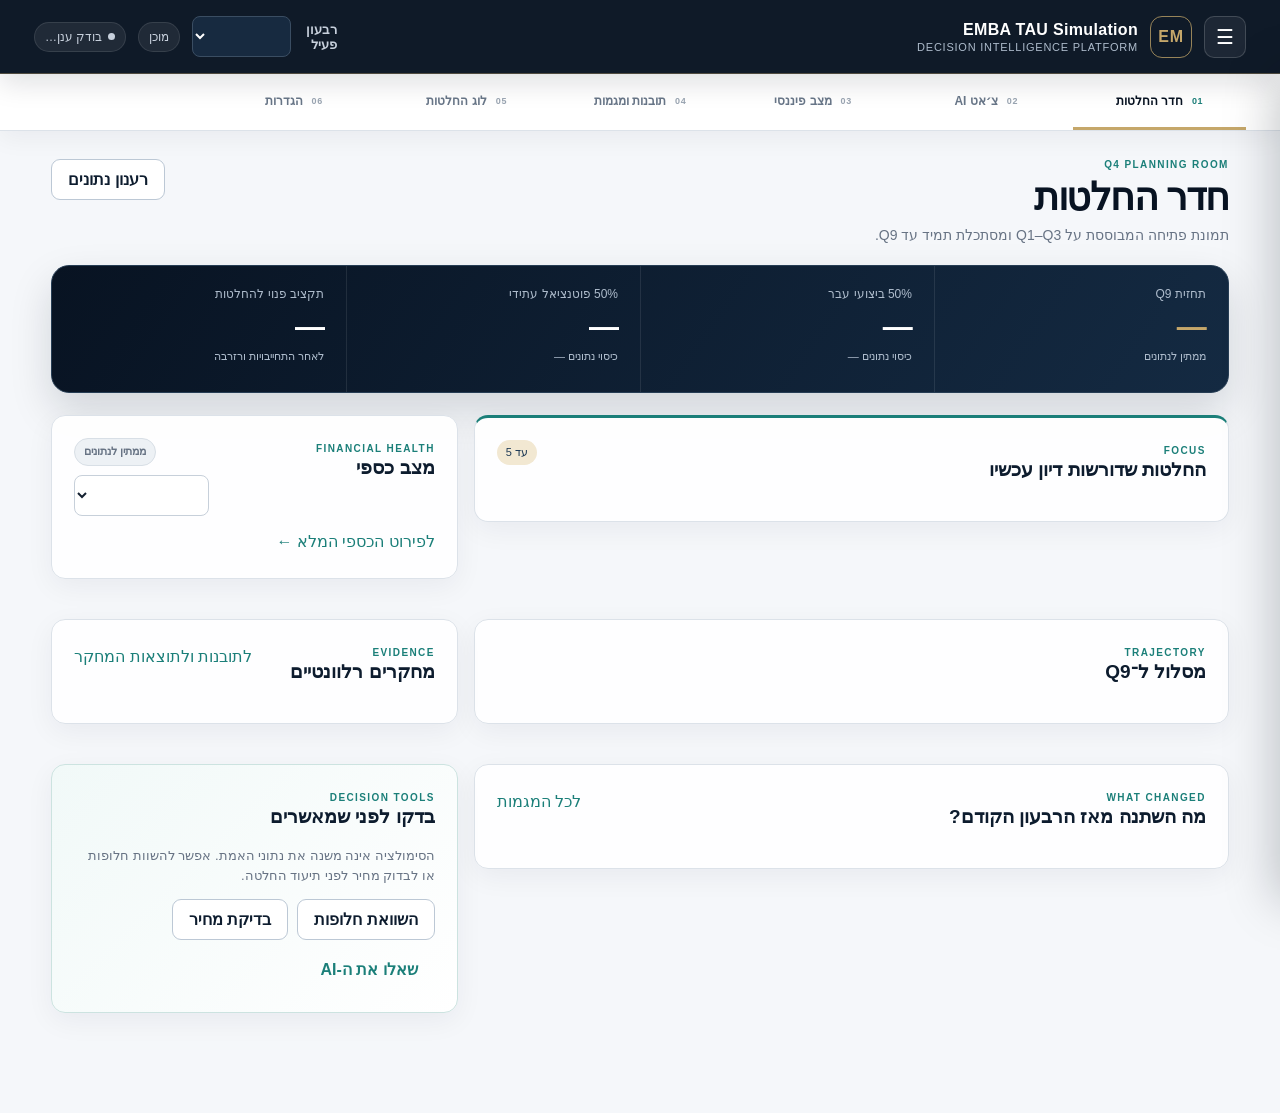
<file: INTOPIA_DSS_v1.0_GitHub_Ready_20260719-121636/static/index.html>
<!doctype html>
<html lang="he" dir="rtl">
<head>
  <meta charset="utf-8">
  <meta name="viewport" content="width=device-width, initial-scale=1">
  <meta name="color-scheme" content="light">
  <title>EMBA TAU Simulation</title>
  <link rel="icon" href="/static/favicon.svg" type="image/svg+xml">
  <link rel="stylesheet" href="/static/styles.css?v=1.0.1">
</head>
<body>
  <header class="topbar">
    <div class="brand-row">
      <button id="menuButton" class="icon-button" type="button" aria-label="פתיחת תפריט" aria-expanded="false">☰</button>
      <div class="brand-mark">EM</div>
      <div class="brand-copy"><strong>EMBA TAU Simulation</strong><small>Decision Intelligence Platform</small></div>
    </div>
    <div class="top-actions">
      <label class="quarter-picker">רבעון פעיל <select id="quarterSelect" aria-label="בחירת רבעון"></select></label>
      <span id="saveState" class="status-chip">מוכן</span>
      <span id="cloudState" class="status-chip"><i></i> בודק ענן…</span>
    </div>
  </header>

  <nav class="primary-tabs" aria-label="מסכי עבודה מרכזיים">
    <button class="primary-tab active" data-section="dashboard" type="button"><span>01</span>חדר החלטות</button>
    <button class="primary-tab" data-section="agent" type="button"><span>02</span>צ׳אט AI</button>
    <button class="primary-tab" data-section="finance" type="button"><span>03</span>מצב פיננסי</button>
    <button class="primary-tab" data-section="reports" type="button"><span>04</span>תובנות ומגמות</button>
    <button class="primary-tab" data-section="decisionlog" type="button"><span>05</span>לוג החלטות</button>
    <button class="primary-tab" data-section="settings" type="button"><span>06</span>הגדרות</button>
  </nav>

  <div id="menuOverlay" class="menu-overlay" hidden></div>
  <div id="appShell" class="app-shell">
    <aside id="sideNav" class="side-nav" aria-label="ניווט ראשי" aria-hidden="true">
      <div class="nav-heading">ניווט</div>
      <button class="nav-item active" data-section="dashboard">חדר החלטות</button>
      <button class="nav-item" data-section="agent">צ׳אט AI והעלאת קבצים</button>
      <button class="nav-item" data-section="finance">מצב פיננסי</button>
      <button class="nav-item" data-section="reports">תובנות ומגמות</button>
      <button class="nav-item" data-section="decisionlog">לוג החלטות</button>
      <button class="nav-item" data-section="settings">הגדרות</button>
      <div class="nav-heading nav-secondary-heading">כלי אנליסט</div>
      <button class="nav-item secondary-nav" data-section="simulation">מעבדת תרחישים</button>
      <button class="nav-item secondary-nav" data-section="economics">תמחור וכלכלת יחידה</button>
      <button class="nav-item secondary-nav" data-section="files">מרכז קבצים וקליטה</button>
      <button class="nav-item secondary-nav" data-section="rules">מרכז החוקים</button>
      <button class="nav-item secondary-nav" data-section="guide">מדריך שימוש</button>
      <button class="nav-item secondary-nav" data-section="backup">גיבוי ושחזור</button>
      <div class="nav-foot">AI Decision OS v1.0<br><span>Supabase · Rulebook · OpenAI</span></div>
    </aside>

    <main>
      <section id="section-dashboard" class="page active">
        <div class="page-head">
          <div><p class="eyebrow">Q4 PLANNING ROOM</p><h1>חדר החלטות</h1><p>תמונת פתיחה המבוססת על Q1–Q3 ומסתכלת תמיד עד Q9.</p></div>
          <button id="refreshButton" class="button secondary" type="button">רענון נתונים</button>
        </div>
        <div id="setupNotice" class="notice hidden"><strong>כדי להתחיל:</strong> העלו ואשרו בנפרד את דוחות Q1, Q2 ו־Q3.</div>
        <div class="q9-strip">
          <div><span>תחזית Q9</span><strong id="q9Score">—</strong><small id="q9Confidence">ממתין לנתונים</small></div>
          <div><span>50% ביצועי עבר</span><strong id="pastScore">—</strong><small id="pastCoverage">כיסוי נתונים —</small></div>
          <div><span>50% פוטנציאל עתידי</span><strong id="futureScore">—</strong><small id="futureCoverage">כיסוי נתונים —</small></div>
          <div><span>תקציב פנוי להחלטות</span><strong id="availableBudget">—</strong><small>לאחר התחייבויות ורזרבה</small></div>
        </div>
        <div class="dashboard-grid">
          <article class="panel decision-panel">
            <div class="panel-head"><div><span class="panel-kicker">FOCUS</span><h2>החלטות שדורשות דיון עכשיו</h2></div><span class="soft-pill">עד 5</span></div>
            <div id="decisionDependencySummary" class="dependency-summary"></div>
            <div id="recommendationsList" class="recommendation-list"></div>
          </article>
          <article class="panel">
            <div class="panel-head"><div><span class="panel-kicker">FINANCIAL HEALTH</span><h2>מצב כספי</h2></div><div class="panel-controls"><span id="dashboardHealthBadge" class="health-badge unknown">ממתין לנתונים</span><select id="dashboardAreaSelect" aria-label="בחירת מדינה"></select></div></div>
            <p id="dashboardHealthHeadline" class="health-headline"></p>
            <div id="dashboardFinance" class="metric-list"></div>
            <button class="text-link" type="button" data-go="finance">לפירוט הכספי המלא ←</button>
          </article>
        </div>
        <div class="dashboard-grid lower-grid">
          <article class="panel"><div class="panel-head"><div><span class="panel-kicker">TRAJECTORY</span><h2>מסלול ל־Q9</h2></div></div><div id="forecastSummary" class="forecast-grid"></div></article>
          <article class="panel"><div class="panel-head"><div><span class="panel-kicker">EVIDENCE</span><h2>מחקרים רלוונטיים</h2></div><button class="text-link" type="button" data-go="reports">לתובנות ולתוצאות המחקר</button></div><div id="dashboardResearch" class="compact-list"></div></article>
        </div>
        <div class="dashboard-grid lower-grid">
          <article class="panel"><div class="panel-head"><div><span class="panel-kicker">WHAT CHANGED</span><h2>מה השתנה מאז הרבעון הקודם?</h2></div><button class="text-link" type="button" data-go="reports">לכל המגמות</button></div><div id="dashboardChanges" class="compact-list"></div></article>
          <article class="panel decision-tools"><div class="panel-head"><div><span class="panel-kicker">DECISION TOOLS</span><h2>בדקו לפני שמאשרים</h2></div></div><p>הסימולציה אינה משנה את נתוני האמת. אפשר להשוות חלופות או לבדוק מחיר לפני תיעוד החלטה.</p><div class="action-row"><button class="button secondary" type="button" data-go="simulation">השוואת חלופות</button><button class="button secondary" type="button" data-go="economics">בדיקת מחיר</button><button class="button ghost" type="button" data-go="agent">שאלו את ה-AI</button></div></article>
        </div>
      </section>

      <section id="section-files" class="page">
        <div class="page-head"><div><p class="eyebrow">AUTOMATED INTAKE</p><h1>העלאת נתונים</h1><p>העלו Q1, Q2 ו־Q3 בנפרד. המערכת תחלץ נתונים ותציג חריגים בלבד לאישור.</p></div></div>
        <article class="panel">
          <form id="uploadForm" class="upload-form">
            <label class="drop-zone"><input id="uploadFile" name="file" type="file" required><strong>בחירת קובץ</strong><span id="fileChoice">Excel, CSV, PDF, תמונה או מסמך</span></label>
            <label>רבעון<select name="quarter" required></select></label>
            <label>סוג מסמך<select name="category" required></select></label>
            <label class="grow">הערה<input name="notes" placeholder="מקור או הקשר"></label>
            <button class="button" type="submit">העלאה ופענוח</button>
          </form>
        </article>
        <article class="panel"><div class="panel-head"><div><span class="panel-kicker">REVIEW</span><h2>תהליכי קליטה</h2></div><span id="importCount" class="soft-pill"></span></div><div id="importsList" class="import-list"></div></article>
        <article class="panel"><div class="panel-head"><div><span class="panel-kicker">SOURCE FILES</span><h2>קבצים שמורים</h2></div><span id="uploadCount"></span></div><div id="uploadsList" class="file-list"></div></article>
      </section>

      <section id="section-finance" class="page">
        <div class="page-head"><div><p class="eyebrow">FINANCIAL POSITION</p><h1>מצב כספי</h1><p>חברה מאוחדת ולפי כל מדינה, כולל מזומן פנוי, התחייבויות והון חוזר.</p></div><select id="financeAreaSelect" aria-label="בחירת תצוגה כספית"></select></div>
        <article class="panel filter-bar">
          <div><strong>טווח ניתוח</strong><small>בחרו רבעון בודד או תוצאה מצטברת</small></div>
          <label>תצוגה<select id="financeModeSelect"><option value="quarter">רבעון נבחר</option><option value="cumulative">מצטבר</option></select></label>
          <label>מרבעון<select id="financeFromSelect"></select></label>
          <label>עד רבעון<select id="financeToSelect"></select></label>
          <button id="applyFinanceFilter" class="button secondary" type="button">עדכון תצוגה</button>
        </article>
        <div id="financeRangeSummary" class="range-summary"></div>
        <article class="panel financial-health-panel">
          <div class="panel-head"><div><span class="panel-kicker">DIAGNOSIS</span><h2>אבחון בריאות פיננסית</h2></div><span id="financeHealthBadge" class="health-badge unknown">ממתין לנתונים</span></div>
          <p id="financeHealthHeadline" class="health-headline"></p>
          <div id="financeHealthChecks" class="health-check-grid"></div>
        </article>
        <div id="financeKpis" class="kpi-grid"></div>
        <div class="finance-statements">
          <article class="panel"><div class="panel-head"><div><span class="panel-kicker">P&amp;L</span><h2>רווח והפסד</h2></div></div><div id="pnlSummary" class="metric-list"></div></article>
          <article class="panel"><div class="panel-head"><div><span class="panel-kicker">BALANCE SHEET</span><h2>מאזן ומינוף</h2></div></div><div id="balanceSummary" class="metric-list"></div></article>
          <article class="panel"><div class="panel-head"><div><span class="panel-kicker">LIQUIDITY</span><h2>נזילות ותזרים</h2></div></div><div id="liquiditySummary" class="metric-list"></div></article>
        </div>
        <article class="panel"><div class="panel-head"><div><span class="panel-kicker">COUNTRY VIEW</span><h2>השוואה בין מדינות</h2></div></div><div class="table-wrap"><table><thead><tr><th>מדינה</th><th>מצב</th><th>מטבע</th><th>הכנסות SF</th><th>רווח נקי SF</th><th>מזומן SF</th><th>חוב SF</th><th>מלאי SF</th><th>תקציב פנוי SF</th></tr></thead><tbody id="areaFinanceBody"></tbody></table></div></article>
        <article class="panel"><div class="panel-head"><div><span class="panel-kicker">QUARTERLY PATH</span><h2>מסלול פיננסי לפי רבעון</h2></div></div><div class="table-wrap"><table><thead><tr><th>רבעון</th><th>הכנסות</th><th>רווח גולמי</th><th>רווח נקי</th><th>מזומן</th><th>חוב</th><th>ROS</th></tr></thead><tbody id="financeTrendBody"></tbody></table></div></article>
        <details class="panel correction-panel"><summary>תיקון ידני חריג</summary><p>מיועד רק לשדה שלא חולץ נכון מהקובץ.</p><form id="areaFinanceForm" class="form-grid"><label>מדינה<input name="area" required></label><label>מטבע<input name="currency"></label><label>שער ל־SF<input name="fx_to_sf" type="number" step="any" value="1"></label><label>הכנסות במטבע מקומי<input name="revenue_lc" type="number" step="any"></label><label>רווח נקי במטבע מקומי<input name="net_profit_lc" type="number" step="any"></label><label>מזומן במטבע מקומי<input name="ending_cash_lc" type="number" step="any"></label><label>חוב במטבע מקומי<input name="debt_lc" type="number" step="any"></label><label>התחייבויות השקעה<input name="capex_commitments_lc" type="number" step="any"></label><div class="wide form-action"><button class="button" type="submit">שמירת תיקון</button></div></form></details>
      </section>

      <section id="section-reports" class="page">
        <div class="page-head"><div><p class="eyebrow">CUMULATIVE INTELLIGENCE</p><h1>תובנות ומגמות</h1><p>מה השתנה בין הרבעונים, מה למדנו על תמחור ומתחרים, ומה תוצאות מחקרי השוק אומרות עבורנו.</p></div><div class="segmented"><button id="quarterReportButton" type="button">הרבעון הנבחר</button><button id="cumulativeReportButton" class="active" type="button">מצטבר עד הרבעון</button></div></div>
        <div id="insightCards" class="insight-card-grid"></div>
        <article class="panel"><div id="reportHeader" class="report-title"></div><div id="reportKpis" class="kpi-grid compact"></div><div id="reportNarrative" class="report-grid"></div></article>
        <article class="panel"><div class="panel-head"><div><span class="panel-kicker">TREND</span><h2>מגמה רבעונית</h2></div></div><div class="table-wrap"><table><thead><tr><th>רבעון</th><th>הכנסות</th><th>רווח נקי</th><th>מזומן</th><th>מכירות</th><th>מלאי</th><th>טכנולוגיה</th></tr></thead><tbody id="trendBody"></tbody></table></div></article>
        <div class="two-columns insight-columns">
          <article class="panel"><div class="panel-head"><div><span class="panel-kicker">PRICING SIGNALS</span><h2>כדאיות תמחור</h2></div></div><div id="pricingInsights" class="compact-list"></div></article>
          <article class="panel"><div class="panel-head"><div><span class="panel-kicker">COMPETITIVE MOVES</span><h2>מגמות מתחרים</h2></div></div><div id="competitorInsights" class="compact-list"></div></article>
        </div>
        <article class="panel">
          <div class="panel-head"><div><span class="panel-kicker">MARKET RESEARCH</span><h2>תוצאות מחקרי שוק והמלצות</h2><p>המספרים מוצגים מתוך דוחות המחקר המאושרים, לצד המשמעות עבור החברה.</p></div><select id="insightResearchDomainSelect"><option value="">כל התחומים</option><option>תמחור</option><option>טכנולוגיה</option><option>קיבולת</option><option>תחרות</option><option>פיננסים</option></select></div>
          <div id="insightResearchResults" class="research-insight-list"></div>
        </article>
      </section>

      <section id="section-research" class="page">
        <div class="page-head"><div><p class="eyebrow">MARKET INTELLIGENCE</p><h1>מרכז מחקרי שוק</h1><p>מה כל מחקר אומר, לאיזו החלטה הוא רלוונטי ומה עדיין חסר.</p></div><select id="researchDomainSelect"><option value="">כל ההחלטות</option><option>תמחור</option><option>ייצור</option><option>מו״פ</option><option>שיווק</option><option>קיבולת</option></select></div>
        <div id="researchResults" class="research-grid"></div>
        <details class="panel"><summary>קטלוג מחקרים זמין</summary><div id="researchCatalog" class="catalog-list"></div></details>
      </section>

      <section id="section-simulation" class="page">
        <div class="page-head"><div><p class="eyebrow">SCENARIO LAB</p><h1>מעבדת תרחישים</h1><p>בנו סל פעולות, בדקו תקציב והשוו תוצאות צפויות עד Q9 בלי לשנות נתוני אמת.</p></div></div>
        <div class="simulation-layout">
          <article class="panel">
            <div class="panel-head"><div><span class="panel-kicker">ACTIONS</span><h2>בניית סל פעולות</h2></div><span id="scenarioBudgetLabel" class="soft-pill">תקציב —</span></div>
            <form id="actionForm" class="form-grid">
              <label class="wide">פעולה במשחק<select name="code"></select></label>
              <p id="actionTiming" class="wide action-timing"></p>
              <label data-action-field="area">מדינה / אזור<select name="area"></select></label>
              <label data-action-field="target_area">אזור יעד<select name="target_area"></select></label>
              <label data-action-field="product">מוצר<select name="product"></select></label>
              <label data-action-field="model">פלח / דגם<select name="model"></select></label>
              <label data-action-field="grade">רמה טכנולוגית<input name="grade" type="number" min="0" max="9" step="1"></label>
              <label data-action-field="x_grade">רמת X לייצור Y<input name="x_grade" type="number" min="0" max="9" step="1"></label>
              <label data-action-field="price_lc">מחיר במטבע מקומי<input name="price_lc" type="number" step="any"></label>
              <label data-action-field="advertising_lc">פרסום במטבע מקומי<input name="advertising_lc" type="number" step="any"></label>
              <label data-action-field="units">יחידות<input name="units" type="number" step="1"></label>
              <label data-action-field="plant_count">מספר מפעלים<input name="plant_count" type="number" min="0" max="3" step="1"></label>
              <label data-action-field="office_delta">שינוי במספר משרדי מכירות<input name="office_delta" type="number" step="1"></label>
              <label data-action-field="variable_cost_sf">עלות משתנה ליחידה SF<input name="variable_cost_sf" type="number" step="any"></label>
              <label data-action-field="price_sf">מחיר ליחידה SF<input name="price_sf" type="number" step="any"></label>
              <label data-action-field="amount_sf">סכום SF<input name="amount_sf" type="number" step="any"></label>
              <label data-action-field="interest_rate">ריבית לרבעון %<input name="interest_rate" type="number" step="0.01"></label>
              <label data-action-field="direction">כיוון הפעולה<select name="direction"><option value="borrow">קבלת הלוואה / רכישה</option><option value="invest">השקעה / מכירה</option></select></label>
              <label data-action-field="currency">מטבע מקור<input name="currency"></label>
              <label data-action-field="target_currency">מטבע יעד<input name="target_currency"></label>
              <label data-action-field="transport_mode">אופן העברה<select name="transport_mode"><option value="surface">רגילה / ימית</option><option value="air">אווירית</option></select></label>
              <label data-action-field="priority">עדיפות<input name="priority" type="number" step="1"></label>
              <label data-action-field="study_id">מספר מחקר MR<input name="study_id" type="number" step="1"></label>
              <label data-action-field="partner_company">חברה שותפה<input name="partner_company" type="number" min="1" max="10" step="1"></label>
              <label data-action-field="final_payment_sf">תשלום סופי SF<input name="final_payment_sf" type="number" step="any"></label>
              <label data-action-field="payment_quarter">רבעון תשלום<select name="payment_quarter"></select></label>
              <label data-action-field="restricted">רישיון מוגבל<select name="restricted"><option value="false">לא</option><option value="true">כן</option></select></label>
              <label data-action-field="cost_sf">עלות מזומן כוללת SF<input name="cost_sf" type="number" step="any" value="0"></label>
              <div class="wide form-action"><button class="button secondary" type="submit">הוספה לסל</button></div>
            </form>
            <div id="actionBasket" class="action-basket"></div>
            <div class="action-row"><button id="runSimulationButton" class="button" type="button">הרצת סימולציה</button><button id="saveScenarioButton" class="button secondary" type="button">שמירת תרחיש</button><button id="createDecisionPackButton" class="button ghost" type="button">יצירת חבילת החלטות</button></div>
          </article>
          <article class="panel result-panel"><div class="panel-head"><div><span class="panel-kicker">EXPECTED OUTCOME</span><h2>תוצאות צפויות</h2></div></div><div id="simulationResult" class="empty-copy">הוסיפו פעולה והריצו סימולציה.</div></article>
        </div>
        <article class="panel"><div class="panel-head"><div><span class="panel-kicker">SAVED</span><h2>תרחישים שמורים</h2></div></div><div id="savedScenarios" class="compact-list"></div></article>
      </section>

      <section id="section-economics" class="page">
        <div class="page-head"><div><p class="eyebrow">PRICING ENGINE</p><h1>תמחור וכלכלת יחידה</h1><p>מחיר מינימום, איזון, מחיר יעד ומחיר מומלץ תחת מגבלת מלאי וביקוש.</p></div></div>
        <div class="two-columns">
          <article class="panel"><form id="economicsForm" class="form-grid"><label>מחיר נוכחי<input name="price_lc" type="number" step="any"></label><label>ביקוש במחיר בסיס<input name="base_demand_units" type="number" step="any"></label><label>עלות ייצור ליחידה<input name="manufacturing_cost_lc" type="number" step="any"></label><label>עלות מכירה משתנה<input name="variable_selling_cost_lc" type="number" step="any"></label><label>עלויות קבועות<input name="fixed_cost_lc" type="number" step="any"></label><label>כמות זמינה<input name="available_units" type="number" step="any"></label><label>אלסטיות מחיר<input name="elasticity" type="number" step="0.1" value="1"></label><label>מרווח תפעולי יעד<input name="target_operating_margin" type="number" step="0.01" value="0.2"></label><div class="wide form-action"><button class="button" type="submit">חישוב מחיר</button></div></form></article>
          <article class="panel"><div id="economicsResult" class="empty-copy">הזינו נתונים או בחרו המלצת תמחור מחדר ההחלטות.</div></article>
        </div>
      </section>

      <section id="section-agent" class="page">
        <div class="page-head"><div><p class="eyebrow">AI COPILOT</p><h1>צ׳אט AI</h1><p>שיחה חופשית על כלל הנתונים, המסמכים והתרחישים. אפשר להעלות קובץ ישירות כאן ולשאול עליו לאחר אישור הקליטה.</p></div><span id="agentStatus" class="status-chip">בודק הגדרה…</span></div>
        <article class="panel chat-upload-panel">
          <div><span class="panel-kicker">UPLOAD &amp; ASK</span><h2>העלאת קובץ לצ׳אט</h2><p>הרבעון יזוהה אוטומטית. המערכת תציג מה חולץ לפני שהנתונים נכנסים למודל.</p></div>
          <form id="agentUploadForm" class="chat-upload-form">
            <input id="agentUploadFile" name="file" type="file" required>
            <input name="quarter" type="hidden" value="Setup">
            <label>סוג מסמך<select name="category"></select></label>
            <button class="button secondary" type="submit">העלאה ופענוח</button>
          </form>
          <div id="agentImportStatus" class="agent-import-status"></div>
        </article>
        <article class="agent-shell">
          <div class="agent-control">
            <label>הנחיות קבועות ל־AI
              <textarea id="agentInstructions" rows="2" placeholder="לדוגמה: שמור תמיד 500K SF במזומן; תעדף רווחיות על נתח שוק; הצג חלופה שמרנית."></textarea>
            </label>
            <div class="quick-prompts" aria-label="שאלות מהירות">
              <button type="button" data-agent-prompt="נתח את המצב הפיננסי הנוכחי: נזילות, רווח והפסד, מאזן, תזרים, חוב והון חוזר. מה תקין ומה דורש פעולה?">אבחון פיננסי</button>
              <button type="button" data-agent-prompt="תן לי שלוש החלטות מומלצות לרבעון הפעיל, כולל השפעה על רווח, מזומן וציון Q9, במסגרת התקציב.">3 החלטות עכשיו</button>
              <button type="button" data-agent-prompt="בנה סל פעולות אופטימלי תחת התקציב ורצפת המזומן, והצג סדר ביצוע.">אופטימיזציית תקציב</button>
              <button type="button" data-agent-prompt="השווה תרחיש שמרני, מומלץ ואגרסיבי עד Q9 והסבר את הסיכונים.">השוואת תרחישים</button>
              <button type="button" data-agent-prompt="אילו נתונים או מחקרי שוק חסרים כדי לשפר את ההחלטה הבאה?">מה חסר?</button>
            </div>
          </div>
          <div id="agentMessages" class="agent-messages"><div class="agent-bubble assistant">אני יכול לאבחן את המצב הפיננסי, להשוות החלטות, להריץ סימולציות ולהציע סדר פעולות עד Q9. בחרו שאלה מהירה או כתבו הוראה חופשית.</div></div>
          <form id="agentForm" class="agent-form"><textarea name="question" rows="2" placeholder="כתבו הוראה חופשית — למשל: השווה העלאת מחיר מול צמצום ייצור ושמור על רצפת המזומן" required></textarea><button class="button" type="submit">ניתוח עם AI</button></form>
        </article>
      </section>

      <section id="section-decisionlog" class="page">
        <div class="page-head"><div><p class="eyebrow">DECISION MEMORY</p><h1>לוג החלטות</h1><p>מה המליצה המערכת, מה החלטנו, מה ציפינו שיקרה ומה התרחש בפועל.</p></div><div class="log-filters"><select id="decisionLogQuarter"><option value="">כל הרבעונים</option></select><select id="decisionLogStatus"><option value="">כל הסטטוסים</option><option>טיוטה</option><option>אושר</option><option>בוצע</option><option>נסגר</option></select></div></div>
        <div id="decisionLogSummary" class="q9-strip log-summary"></div>
        <article class="panel">
          <div class="panel-head"><div><span class="panel-kicker">TIMELINE</span><h2>החלטות עד כה</h2></div><button id="newDecisionButton" class="button secondary" type="button">הוספת החלטה ידנית</button></div>
          <div id="decisionLogList" class="decision-log-list"></div>
        </article>
        <details id="manualDecisionPanel" class="panel">
          <summary>הוספת החלטה שלא נוצרה מחדר ההחלטות</summary>
          <form id="decisionForm" class="form-grid">
            <label>רבעון<select name="quarter"></select></label>
            <label>תחום<input name="domain" placeholder="תמחור, ייצור, מימון…"></label>
            <label class="wide">כותרת<input name="title" required></label>
            <label class="wide">מה הוחלט?<textarea name="selected_option" rows="2"></textarea></label>
            <label class="wide">מדוע?<textarea name="rationale" rows="2"></textarea></label>
            <label>בעל אחריות<input name="owner"></label>
            <label>סטטוס<select name="status"><option>טיוטה</option><option>אושר</option><option>בוצע</option><option>נסגר</option></select></label>
            <label class="wide">תוצאה צפויה<textarea name="expected_result" rows="2"></textarea></label>
            <div class="wide form-action"><button class="button" type="submit">שמירת החלטה</button></div>
          </form>
        </details>
      </section>

      <section id="section-settings" class="page">
        <div class="page-head"><div><p class="eyebrow">CONTROL</p><h1>הגדרות</h1><p>קווים אדומים ומסגרת הניקוד הפנימית.</p></div></div>
        <article class="panel narrow"><form id="settingsForm" class="form-grid"><label class="wide">שם החברה<input name="company_name"></label><label>רצפת מזומן SF<input name="cash_buffer_sf" type="number" step="any" min="0"></label><label>השקעת מו״פ מינימלית SF<input name="min_rd_sf" type="number" step="any" min="0"></label><label>רבעון פתיחה<select name="startup_quarter"></select></label></form><p class="hint">המערכת נועלת 50% ביצועי עבר ו־50% פוטנציאל עתידי. המשקלים הפנימיים מוצגים כאומדן ניהולי בלבד.</p></article>
        <article class="panel"><div class="panel-head"><div><span class="panel-kicker">ADVANCED</span><h2>כלים ותפעול</h2><p>מסכים משניים שאינם נדרשים בכל ישיבת החלטות.</p></div></div><div class="settings-tools"><button class="tool-tile" type="button" data-go="files"><strong>מרכז קבצים</strong><span>בדיקת חילוץ, אישור ומקורות</span></button><button class="tool-tile" type="button" data-go="simulation"><strong>מעבדת תרחישים</strong><span>בניית סל פעולות מלא</span></button><button class="tool-tile" type="button" data-go="economics"><strong>תמחור וכלכלת יחידה</strong><span>מחיר מינימום, איזון ויעד</span></button><button class="tool-tile" type="button" data-go="rules"><strong>מרכז החוקים</strong><span>מקורות, גרסאות ובדיקת פעולה</span></button><button class="tool-tile" type="button" data-go="guide"><strong>מדריך שימוש</strong><span>תהליך עבודה רבעוני</span></button><button class="tool-tile" type="button" data-go="backup"><strong>גיבוי ושחזור</strong><span>הורדת מצב מלא ושחזור</span></button></div></article>
      </section>

      <section id="section-rules" class="page">
        <div class="page-head"><div><p class="eyebrow">APPROVED RULEBOOK</p><h1>מרכז החוקים</h1><p>מקור האמת המאושר למשחק הנוכחי. כל חוק מוצג עם מקור, עמוד, גרסה וסוג אכיפה.</p></div><span id="rulebookVersion" class="status-chip">טוען גרסה…</span></div>
        <div id="rulebookSummary" class="q9-strip"></div>
        <article class="panel">
          <div class="panel-head"><div><span class="panel-kicker">SEARCH</span><h2>חיפוש חוק בשפה רגילה</h2></div></div>
          <form id="ruleSearchForm" class="filter-bar">
            <label class="grow">חיפוש<input name="query" placeholder="לדוגמה: מתי מפעל חדש יכול לייצר?"></label>
            <label>תחום<select name="domain"><option value="">כל התחומים</option><option value="finance">מימון</option><option value="production">ייצור</option><option value="pricing">תמחור</option><option value="logistics">לוגיסטיקה</option><option value="technology">טכנולוגיה</option><option value="research">מחקר</option></select></label>
            <label>סוג<select name="knowledge_type"><option value="">כל הסוגים</option><option>Hard Rule</option><option>Parameter</option><option>Time Lag</option><option>Formula</option><option>Decision Constraint</option><option>Market Research Definition</option><option>Strategy Constraint</option></select></label>
            <button class="button secondary" type="submit">חיפוש</button>
          </form>
          <div id="rulebookList" class="rulebook-list"></div>
        </article>
        <div class="two-columns">
          <article class="panel">
            <div class="panel-head"><div><span class="panel-kicker">LEGALITY CHECK</span><h2>האם פעולה זו מותרת?</h2></div></div>
            <form id="ruleCheckForm" class="form-grid">
              <label>קוד טופס<input name="code" placeholder="A2-4, H5…"></label>
              <label>סוג פעולה<input name="type" placeholder="production, rd…"></label>
              <label>אזור<select name="area"><option value="">—</option><option>USA</option><option>Europe</option><option>Brazil</option><option>Liechtenstein</option></select></label>
              <label>מוצר<select name="product"><option value="">—</option><option>X</option><option>Y</option></select></label>
              <label>רמת מוצר<input name="grade" type="number" step="1"></label>
              <label>רמת X לייצור Y<input name="x_grade" type="number" step="1"></label>
              <label>כמות<input name="units" type="number" step="any"></label>
              <label>עלות SF<input name="cost_sf" type="number" step="any"></label>
              <div class="wide form-action"><button class="button" type="submit">בדיקת פעולה</button></div>
            </form>
            <div id="ruleCheckResult" class="empty-copy">הזינו פעולה כדי לבדוק אותה מול החוקים המאושרים.</div>
          </article>
          <article class="panel"><div class="panel-head"><div><span class="panel-kicker">SOURCES & CONFLICTS</span><h2>מקורות וסתירות פתוחות</h2></div></div><div id="ruleSources" class="compact-list"></div></article>
        </div>
      </section>

      <section id="section-guide" class="page">
        <div class="page-head"><div><p class="eyebrow">HOW TO USE</p><h1>מדריך שימוש</h1><p>מסלול העבודה הקבוע מסיום Q3 ועד Q9.</p></div></div>
        <div class="guide-steps">
          <article class="guide-step"><span>1</span><div><h2>הקמה</h2><p>הגדירו חברה, רצפת מזומן ויעדי Q9; העלו אסטרטגיה וכללי משחק.</p></div></article>
          <article class="guide-step"><span>2</span><div><h2>קליטת Q1–Q3</h2><p>העלו כל רבעון בנפרד, בדקו חריגים ואשרו את הנתונים שחולצו.</p></div></article>
          <article class="guide-step"><span>3</span><div><h2>חדר החלטות</h2><p>עברו על כספים, תחזית Q9 ושלוש עד חמש ההחלטות הדחופות.</p></div></article>
          <article class="guide-step"><span>4</span><div><h2>מחקר וסימולציה</h2><p>בדקו רק מחקרים רלוונטיים וסמלצו חלופות במסגרת התקציב.</p></div></article>
          <article class="guide-step"><span>5</span><div><h2>אישור וגיבוי</h2><p>שמרו תרחיש, תעדו החלטה, צרו Snapshot והורידו גיבוי.</p></div></article>
          <article class="guide-step"><span>6</span><div><h2>הרבעון הבא</h2><p>העלו את התוצאות, השוו תחזית לביצוע ועדכנו את המודל עד Q9.</p></div></article>
        </div>
      </section>

      <section id="section-backup" class="page">
        <div class="page-head"><div><p class="eyebrow">CONTINUITY</p><h1>גיבוי ושחזור</h1><p>כל הרשומות, מחקרי השוק, התרחישים, שיחות ה-Agent והקבצים.</p></div></div>
        <div class="two-columns"><article class="panel"><h2>הורדת גיבוי מלא</h2><p>מומלץ לאחר קליטת Q1–Q3 ולפני סגירת כל רבעון.</p><a class="button" href="/api/backup">הורדת ZIP</a></article><article class="panel"><h2>שחזור מגיבוי</h2><form id="restoreForm" class="restore-form"><input name="file" type="file" accept=".zip" required><select name="mode"><option value="replace">החלפה מלאה</option><option value="merge">מיזוג</option></select><button class="button danger" type="submit">שחזור</button></form></article></div>
        <article class="panel danger-zone"><div><h2>איפוס נתוני חברה</h2><p>מוחק רשומות וקבצים אך משאיר קטלוגי מבנה.</p></div><button id="resetButton" class="button danger secondary" type="button">איפוס</button></article>
      </section>
    </main>
  </div>
  <div id="toast" class="toast" role="status" aria-live="polite"></div>
  <script src="/static/app.js?v=1.0.1" defer></script>
</body>
</html>
</file>
<file: static/styles.css>
:root {
  --navy-950: #081322;
  --navy-900: #0d1c2e;
  --navy-800: #142a42;
  --navy-700: #1e3a56;
  --gold: #c5a76a;
  --gold-soft: #f2e8d2;
  --teal: #1b7f79;
  --teal-soft: #e3f2f0;
  --ink: #142131;
  --muted: #677384;
  --line: #dce2e9;
  --surface: #ffffff;
  --canvas: #f3f5f8;
  --green: #23785f;
  --green-soft: #e5f3ed;
  --amber: #a96d18;
  --amber-soft: #fff1d9;
  --red: #a34145;
  --red-soft: #f9e8e9;
  --shadow: 0 14px 42px rgba(9, 27, 46, .07);
  font-family: "Segoe UI", Arial, sans-serif;
}

* { box-sizing: border-box; }
html { direction: rtl; background: var(--canvas); }
body { margin: 0; min-height: 100vh; color: var(--ink); background: radial-gradient(circle at 80% 0, #f9f4e9 0, transparent 26rem), var(--canvas); text-align: right; }
button, input, select, textarea { font: inherit; }
button, a { -webkit-tap-highlight-color: transparent; }
.hidden, [hidden] { display: none !important; }

.topbar { position: sticky; top: 0; z-index: 40; min-height: 74px; display: flex; align-items: center; justify-content: space-between; gap: 24px; padding: 11px clamp(16px, 3vw, 34px); color: white; background: rgba(8,19,34,.97); border-bottom: 1px solid rgba(197,167,106,.35); box-shadow: 0 9px 28px rgba(8,19,34,.13); backdrop-filter: blur(12px); }
.brand-row, .top-actions { display: flex; align-items: center; gap: 12px; }
.brand-mark { display: grid; place-items: center; width: 42px; height: 42px; border: 1px solid rgba(197,167,106,.75); border-radius: 12px; color: var(--gold); font-weight: 700; letter-spacing: .04em; }
.brand-copy strong, .brand-copy small { display: block; }
.brand-copy strong { font-size: 16px; letter-spacing: .02em; }
.brand-copy small { margin-top: 2px; color: #aebccc; font-size: 11px; letter-spacing: .07em; text-transform: uppercase; }
.icon-button { display: grid; place-items: center; width: 42px; height: 42px; border: 1px solid rgba(255,255,255,.16); border-radius: 10px; color: white; background: rgba(255,255,255,.06); cursor: pointer; font-size: 20px; }
.icon-button:hover { background: rgba(255,255,255,.12); }
.quarter-picker { display: flex; align-items: center; gap: 8px; color: #c7d0dc; font-size: 13px; }
.quarter-picker select { min-width: 76px; color: white; background: #172a40; border-color: #3a4d62; }
.status-chip { display: inline-flex; align-items: center; gap: 6px; padding: 7px 10px; color: #c7d0dc; background: rgba(255,255,255,.07); border: 1px solid rgba(255,255,255,.1); border-radius: 999px; font-size: 12px; white-space: nowrap; }
.status-chip.ok, .status-chip.saved { color: #bfe8d9; border-color: rgba(93,192,155,.35); }
.status-chip.error { color: #ffc8cb; border-color: rgba(220,98,107,.4); }
.status-chip.saving { color: #ffe2a7; }
.status-chip i { width: 7px; height: 7px; border-radius: 50%; background: currentColor; }

.primary-tabs { position: sticky; z-index: 35; top: 74px; display: grid; grid-template-columns: repeat(7,minmax(135px,1fr)); min-height: 56px; padding: 0 clamp(14px,3vw,34px); background: rgba(255,255,255,.95); border-bottom: 1px solid var(--line); box-shadow: 0 8px 24px rgba(8,19,34,.05); backdrop-filter: blur(12px); overflow-x: auto; }
.primary-tab { position: relative; display: flex; align-items: center; justify-content: center; gap: 9px; min-height: 56px; padding: 9px 11px; color: #687688; background: transparent; border: 0; border-bottom: 3px solid transparent; white-space: nowrap; cursor: pointer; font-size: 12px; font-weight: 600; }
.primary-tab span { color: #9aa5b2; font-size: 9px; font-weight: 700; letter-spacing: .08em; }
.primary-tab:hover { color: var(--navy-900); background: rgba(8,19,34,.025); }
.primary-tab.active { color: var(--navy-950); border-bottom-color: var(--gold); }
.primary-tab.active span { color: var(--teal); }

.app-shell { min-height: calc(100vh - 74px); }
.side-nav { position: fixed; z-index: 50; top: 74px; right: 0; bottom: 0; width: min(290px, 84vw); display: flex; flex-direction: column; gap: 4px; padding: 24px 16px; color: white; background: linear-gradient(180deg, var(--navy-900), var(--navy-950)); border-left: 1px solid rgba(197,167,106,.28); box-shadow: -18px 0 48px rgba(5,14,25,.25); transform: translateX(105%); transition: transform .22s ease; overflow-y: auto; }
body.menu-open .side-nav { transform: translateX(0); }
.menu-overlay { position: fixed; z-index: 45; inset: 74px 0 0; background: rgba(4,12,22,.44); backdrop-filter: blur(2px); }
.nav-heading { padding: 0 13px 12px; color: var(--gold); font-size: 11px; letter-spacing: .12em; text-transform: uppercase; }
.nav-item { appearance: none; border: 0; border-radius: 9px; padding: 12px 14px; color: #b7c4d2; background: transparent; text-align: right; cursor: pointer; transition: .16s ease; }
.nav-item:hover { color: white; background: rgba(255,255,255,.06); }
.nav-item.active { color: white; background: linear-gradient(90deg, rgba(197,167,106,.16), rgba(27,127,121,.24)); box-shadow: inset -3px 0 var(--gold); font-weight: 600; }
.nav-secondary-heading { margin-top: 13px; padding-top: 18px; border-top: 1px solid rgba(255,255,255,.1); }
.secondary-nav { padding-block: 9px; font-size: 12px; }
.nav-foot { margin-top: auto; padding: 18px 13px 0; border-top: 1px solid rgba(255,255,255,.1); color: #8394a7; font-size: 11px; line-height: 1.7; }

main { padding: 36px clamp(18px, 4vw, 64px) 80px; }
.page { display: none; max-width: 1440px; margin: 0 auto; animation: page-enter .2s ease; }
.page.active { display: block; }
@keyframes page-enter { from { opacity: 0; transform: translateY(4px); } }
.page-head { min-height: 76px; display: flex; align-items: flex-start; justify-content: space-between; gap: 22px; margin-bottom: 26px; }
.page-head h1 { margin: 0 0 7px; font-size: clamp(28px, 3.3vw, 44px); line-height: 1.08; letter-spacing: -.04em; color: var(--navy-950); }
.page-head p:not(.eyebrow) { margin: 0; color: var(--muted); }
.eyebrow, .panel-kicker { margin: 0 0 7px; color: var(--teal); font-size: 10px; font-weight: 700; letter-spacing: .14em; text-transform: uppercase; }
.notice { margin-bottom: 18px; padding: 13px 16px; color: var(--amber); background: var(--amber-soft); border-right: 4px solid var(--amber); border-radius: 10px; }

.q9-strip { display: grid; grid-template-columns: repeat(auto-fit, minmax(180px,1fr)); margin-bottom: 22px; color: white; background: linear-gradient(125deg, var(--navy-950), var(--navy-800)); border: 1px solid #263d54; border-radius: 18px; box-shadow: 0 18px 42px rgba(8,19,34,.15); overflow: hidden; }
.q9-strip > div { min-height: 126px; padding: 21px 22px; border-left: 1px solid rgba(255,255,255,.09); }
.q9-strip > div:last-child { border-left: 0; }
.q9-strip span, .q9-strip small { display: block; color: #aebccc; }
.q9-strip span { font-size: 12px; }
.q9-strip strong { display: block; margin: 9px 0 6px; color: #fff; font-size: 30px; font-weight: 600; letter-spacing: -.03em; }
.q9-strip > div:first-child strong { color: var(--gold); }
.q9-strip small { font-size: 11px; }
.decision-gate { display: grid; grid-template-columns: minmax(0,1fr) auto; align-items: center; gap: 18px; margin: -4px 0 18px; padding: 15px 18px; border: 1px solid var(--line); border-right-width: 6px; border-radius: 14px; background: var(--surface); box-shadow: var(--shadow-soft); }
.decision-gate.ready { border-right-color: var(--green); }
.decision-gate.conditional { border-right-color: var(--gold); }
.decision-gate.blocked { border-right-color: var(--red); }
.decision-gate > div > span { display: block; color: var(--muted); font-size: 9px; font-weight: 800; letter-spacing: .12em; }
.decision-gate strong { display: block; margin-top: 2px; color: var(--navy-900); font-size: 18px; }
.decision-gate p { margin: 2px 0 0; color: var(--muted); font-size: 11px; }
.decision-gate details { min-width: 230px; }
.decision-gate summary { cursor: pointer; color: var(--navy-700); font-size: 11px; font-weight: 800; }
.decision-gate ol { margin: 10px 0 0; padding-inline-start: 20px; color: var(--muted); font-size: 10px; line-height: 1.55; }
.evidence-gate-summary { display: grid; grid-template-columns: minmax(0,1fr) auto auto; align-items: center; gap: 18px; margin: -8px 0 18px; padding: 14px 18px; border: 1px solid var(--line); border-right: 6px solid #93a1af; border-radius: 14px; background: linear-gradient(135deg, #fff 0%, #f8fafc 100%); box-shadow: var(--shadow-soft); }
.evidence-gate-summary.ready { border-right-color: var(--green); }
.evidence-gate-summary.conditional { border-right-color: var(--gold); }
.evidence-gate-summary.blocked { border-right-color: var(--red); }
.evidence-gate-summary > div:first-child > span { color: var(--teal); font-size: 9px; font-weight: 800; letter-spacing: .12em; }
.evidence-gate-summary strong { display: block; margin-top: 2px; color: var(--navy-900); font-size: 16px; }
.evidence-gate-summary p { margin: 3px 0 0; color: var(--muted); font-size: 10px; }
.evidence-gate-summary details { min-width: 210px; font-size: 10px; }
.evidence-gate-summary summary { font-weight: 800; cursor: pointer; }
.evidence-gate-summary ul { margin: 8px 0 0; padding-inline-start: 18px; color: var(--muted); }
.evidence-gate-counts { display: flex; gap: 7px; flex-wrap: wrap; justify-content: center; }
.evidence-gate-counts span { min-width: 66px; padding: 7px 8px; color: var(--muted); text-align: center; background: #f2f5f7; border-radius: 8px; font-size: 8px; }
.evidence-gate-counts b { display: block; color: var(--navy-900); font-size: 13px; }

.dashboard-grid, .two-columns, .simulation-layout { display: grid; grid-template-columns: minmax(0, 1.4fr) minmax(320px, .6fr); gap: 20px; align-items: start; }
.lower-grid { grid-template-columns: repeat(2, minmax(0,1fr)); margin-top: 20px; }
.two-columns, .simulation-layout { grid-template-columns: repeat(2, minmax(0,1fr)); }
.panel { margin-bottom: 20px; padding: 22px; background: rgba(255,255,255,.94); border: 1px solid var(--line); border-radius: 16px; box-shadow: var(--shadow); }
.panel.narrow { max-width: 920px; }
.panel-head { display: flex; align-items: flex-start; justify-content: space-between; gap: 14px; margin-bottom: 18px; }
.panel-head h2, .panel h2 { margin: 0; color: var(--navy-900); font-size: 18px; }
.panel-controls { display: flex; align-items: center; justify-content: flex-end; gap: 9px; flex-wrap: wrap; }
.soft-pill { display: inline-flex; padding: 6px 9px; color: var(--navy-700); background: var(--gold-soft); border-radius: 999px; font-size: 11px; white-space: nowrap; }

.recommendation-list, .compact-list, .metric-list, .import-list, .action-basket, .catalog-list { display: grid; gap: 10px; }
.action-review-panel { margin: 0 0 20px; padding: 0; overflow: hidden; border-top: 4px solid var(--teal); }
.action-review-panel > .panel-head { padding: 20px 22px 16px; }
.action-review-panel .panel-head p { margin: 6px 0 0; }
.action-review-counts { display: flex; align-items: stretch; justify-content: flex-start; gap: 7px; flex-wrap: wrap; }
.action-review-count { display: grid; min-width: 66px; padding: 7px 9px; color: var(--muted); background: #f5f7f9; border: 1px solid var(--line); border-radius: 9px; text-align: center; font-size: 9px; }
.action-review-count b { color: var(--navy-900); font-size: 16px; }
.action-review-count.coverage { color: #17684f; background: var(--green-soft); border-color: #b8dfcf; }
.action-review-count.recommended { color: var(--teal); background: var(--teal-soft); border-color: #c0dfdc; }
.action-review-count.required { color: #765411; background: var(--gold-soft); border-color: #ead39d; }
.action-review-count.blocked { color: var(--red); background: var(--red-soft); border-color: #e8c6ca; }
.decision-category-board { display: grid; grid-template-columns: repeat(4,minmax(240px,1fr)); gap: 0; direction: rtl; border-top: 1px solid var(--line); overflow-x: auto; }
.decision-category { min-width: 240px; padding: 16px; background: #f8fafb; border-left: 1px solid var(--line); }
.decision-category:last-child { border-left: 0; }
.decision-category-head { display: flex; align-items: center; justify-content: space-between; gap: 12px; margin-bottom: 8px; padding-bottom: 11px; border-bottom: 3px solid var(--category-color, var(--teal)); }
.decision-category-head span, .recommendation-category-group > header span { display: block; color: var(--category-color, var(--teal)); font-size: 8px; font-weight: 800; letter-spacing: .08em; direction: ltr; text-align: right; }
.decision-category-head h3, .recommendation-category-group > header h3 { margin: 3px 0 0; color: var(--navy-900); font-size: 17px; }
.decision-category-head > b, .recommendation-category-group > header > b { display: grid; place-items: center; width: 30px; height: 30px; color: white; background: var(--category-color, var(--teal)); border-radius: 50%; font-size: 12px; }
.category-strategy { --category-color: #138d84; --category-soft: #e2f3f1; }
.category-finance { --category-color: #e05d58; --category-soft: #fdeceb; }
.category-operations { --category-color: #4385aa; --category-soft: #e7f1f7; }
.category-marketing { --category-color: #173a68; --category-soft: #e7edf5; }
.decision-category-summary { display: flex; gap: 5px; margin-bottom: 10px; flex-wrap: wrap; color: var(--muted); font-size: 8px; }
.decision-category-summary span { padding: 4px 6px; background: white; border: 1px solid var(--line); border-radius: 999px; }
.decision-category-summary .recommended { color: var(--green); background: var(--green-soft); }
.decision-category-summary .required { color: #765411; background: var(--gold-soft); }
.decision-category-summary .attention { color: var(--red); background: var(--red-soft); }
.decision-action-cards { display: grid; gap: 8px; }
.decision-action-card { overflow: hidden; background: white; border: 1px solid var(--line); border-right: 4px solid #9ba8b6; border-radius: 10px; box-shadow: 0 5px 14px rgba(9,27,46,.035); }
.decision-action-card.recommended { border-right-color: var(--green); }
.decision-action-card.required { border-right-color: var(--gold); }
.decision-action-card.blocked { border-right-color: var(--red); }
.decision-action-card.missing_data { border-right-color: var(--amber); }
.decision-action-card.monitor { border-right-color: var(--category-color, var(--teal)); }
.decision-action-card summary { display: grid; grid-template-columns: 24px minmax(0,1fr) auto 12px; align-items: center; gap: 8px; min-height: 58px; padding: 9px; list-style: none; cursor: pointer; }
.decision-action-card summary::-webkit-details-marker { display: none; }
.decision-action-card summary::after { content: "‹"; color: var(--category-color, var(--teal)); font-size: 19px; font-weight: 700; }
.decision-action-card[open] summary::after { content: "⌄"; }
.action-status-icon { display: grid; place-items: center; width: 22px; height: 22px; color: white; background: #8997a6; border-radius: 50%; font-size: 11px; font-weight: 800; }
.decision-action-card.recommended .action-status-icon { background: var(--green); }
.decision-action-card.required .action-status-icon { color: var(--navy-900); background: var(--gold); }
.decision-action-card.blocked .action-status-icon { background: var(--red); }
.decision-action-card.missing_data .action-status-icon { background: var(--amber); }
.decision-action-card.monitor .action-status-icon { background: var(--category-color, var(--teal)); }
.action-card-copy { min-width: 0; }
.action-card-copy strong { display: block; margin-top: 3px; color: var(--navy-900); font-size: 11px; line-height: 1.25; }
.action-code { color: var(--category-color, var(--teal)); font-size: 14px; font-weight: 800; }
.action-status-label { padding: 4px 6px; color: var(--muted); background: #f1f4f6; border-radius: 999px; font-size: 7px; white-space: nowrap; }
.decision-action-card.recommended .action-status-label { color: var(--green); background: var(--green-soft); }
.decision-action-card.required .action-status-label { color: #765411; background: var(--gold-soft); }
.decision-action-card.blocked .action-status-label { color: var(--red); background: var(--red-soft); }
.decision-action-card.missing_data .action-status-label { color: var(--amber); background: var(--amber-soft); }
.action-card-detail { padding: 11px 12px 13px; border-top: 1px solid var(--line); background: #fbfcfd; }
.action-card-detail > div:not(.action-evidence-row):not(.action-research-evidence) { margin-bottom: 8px; }
.action-card-detail b { color: var(--navy-900); font-size: 9px; }
.action-card-detail p { margin: 3px 0 0; color: var(--navy-700); font-size: 9px; line-height: 1.5; }
.action-evidence-row { display: flex; gap: 6px; margin: 9px 0 7px; flex-wrap: wrap; }
.action-evidence-row span { padding: 4px 6px; color: var(--muted); background: white; border: 1px solid var(--line); border-radius: 6px; font-size: 8px; }
.action-research-evidence { display: flex; gap: 5px; flex-wrap: wrap; }
.action-research-evidence span { padding: 4px 6px; color: var(--teal); background: var(--teal-soft); border-radius: 6px; font-size: 8px; cursor: help; }
.no-evidence { color: var(--muted); font-size: 8px; }
.action-timing { margin-top: 9px !important; padding-top: 8px; border-top: 1px dashed var(--line); }
.recommendation-groups { display: grid; gap: 13px; }
.recommendation-category-group { --category-color: var(--teal); --category-soft: var(--teal-soft); overflow: hidden; border: 1px solid var(--line); border-radius: 12px; }
.recommendation-category-group > header { display: flex; align-items: center; justify-content: space-between; gap: 12px; padding: 11px 13px; background: var(--category-soft); border-right: 4px solid var(--category-color); }
.recommendation-category-group > header h3 { font-size: 14px; }
.recommendation-category-group > header > b { width: 25px; height: 25px; font-size: 10px; }
.recommendation-category-group .recommendation-list { padding: 0 13px; }
.category-clear { padding: 17px 4px; color: var(--muted); font-size: 11px; }
.dependency-summary { margin: -4px 0 14px; padding: 14px 16px; border: 1px solid #cfe4e1; border-radius: 12px; background: linear-gradient(135deg,#f2fbf9,#f8fafc); }
.dependency-summary:empty { display: none; }
.dependency-summary-head { display: flex; align-items: flex-start; justify-content: space-between; gap: 12px; }
.dependency-summary-head strong { display: block; margin-top: 3px; color: var(--navy-900); font-size: 16px; }
.dependency-summary p { margin: 9px 0; color: var(--navy-700); font-size: 12px; line-height: 1.55; }
.dependency-summary > small { display: block; margin-top: 10px; color: var(--muted); }
.execution-blueprint-panel { margin: 18px 0; padding: 0; overflow: hidden; border-top: 4px solid var(--gold); }
.execution-blueprint-panel > .panel-head { padding: 20px 22px 16px; }
.execution-blueprint-panel .panel-head p { margin: 6px 0 0; }
.execution-blueprint-counts { display: flex; gap: 7px; flex-wrap: wrap; }
.execution-count { display: grid; min-width: 70px; padding: 8px 10px; color: var(--navy-700); background: #f4f7f9; border: 1px solid var(--line); border-radius: 9px; text-align: center; font-size: 9px; }
.execution-count b { color: var(--navy-900); font-size: 17px; }
.execution-count.ready { background: var(--green-soft); border-color: #b8dfcf; }
.execution-count.conditional { background: var(--gold-soft); border-color: #ead39d; }
.execution-count.blocked { background: var(--red-soft); border-color: #e8c6ca; }
.execution-table-wrap { overflow-x: auto; border-top: 1px solid var(--line); }
.execution-table { width: 100%; min-width: 1380px; border-collapse: collapse; table-layout: fixed; direction: rtl; }
.execution-table th { padding: 10px 12px; color: #dce6ee; background: var(--navy-900); font-size: 9px; letter-spacing: .02em; text-align: right; }
.execution-table th:nth-child(1) { width: 92px; }
.execution-table th:nth-child(2) { width: 150px; }
.execution-table th:nth-child(3) { width: 180px; }
.execution-table th:nth-child(4) { width: 190px; }
.execution-table th:nth-child(5) { width: 260px; }
.execution-table th:nth-child(6) { width: 245px; }
.execution-table th:nth-child(7) { width: 175px; }
.execution-table th:nth-child(8) { width: 105px; }
.execution-table td { padding: 14px 12px; border-bottom: 1px solid var(--line); vertical-align: top; color: var(--navy-800); font-size: 10px; line-height: 1.45; }
.execution-row.ready td:first-child { border-right: 4px solid var(--green); }
.execution-row.conditional td:first-child { border-right: 4px solid var(--gold); }
.execution-row.blocked td:first-child { border-right: 4px solid var(--red); }
.execution-table td > strong,
.execution-table td > span,
.execution-table td > small { display: block; }
.execution-table td p { margin: 7px 0 0; font-size: 10px; }
.execution-order { display: grid !important; place-items: center; width: 30px; height: 30px; margin-bottom: 5px; color: white; background: var(--teal); border-radius: 50%; font-weight: 800; font-size: 13px; }
.form-code { display: inline-block !important; width: max-content; margin-top: 6px; padding: 3px 7px; color: var(--teal); background: var(--teal-soft); border-radius: 5px; font-weight: 800; }
.execution-value { display: block; color: var(--navy-900); font-size: 14px; }
.execution-status { width: max-content; margin-top: 8px; padding: 4px 7px; border-radius: 999px; font-size: 8px; font-weight: 800; }
.execution-status.ready { color: #146148; background: var(--green-soft); }
.execution-status.conditional { color: #795510; background: var(--gold-soft); }
.execution-status.blocked { color: var(--red); background: var(--red-soft); }
.dependency-stack { display: grid; gap: 5px; }
.dependency-chip { display: block; padding: 5px 7px; color: #5c4a20; background: #fff8e8; border-right: 3px solid var(--gold); border-radius: 5px; font-size: 9px; }
.dependency-chip.hard { color: #7b2832; background: var(--red-soft); border-color: var(--red); }
.dependency-chip.clear { color: #176b50; background: var(--green-soft); border-color: var(--green); }
.dependency-stack > small { color: var(--muted); }
.dependency-stack .unlocks { color: var(--teal); font-weight: 700; }
.confidence-label { display: block; margin-top: 8px; color: var(--teal); font-weight: 700; }
.compact-button { min-width: 0; padding: 7px 9px; font-size: 9px; white-space: nowrap; }
.dependency-sequence { display: flex; align-items: center; gap: 7px; overflow-x: auto; padding-bottom: 3px; direction: rtl; }
.dependency-sequence span { display: inline-flex; align-items: center; gap: 6px; flex: 0 0 auto; padding: 7px 9px; border: 1px solid #dfe8ec; border-radius: 999px; color: var(--navy-700); background: white; font-size: 11px; }
.dependency-sequence span:not(:last-child)::after { content: "←"; margin-inline-start: 5px; color: var(--teal); }
.dependency-sequence b { display: grid; place-items: center; width: 19px; height: 19px; border-radius: 50%; color: white; background: var(--teal); font-size: 10px; }
.recommendation { display: grid; grid-template-columns: 32px minmax(0,1fr) auto; align-items: start; gap: 14px; padding: 17px 4px; border-bottom: 1px solid #e9edf2; }
.recommendation:last-child { border-bottom: 0; }
.priority { display: grid; place-items: center; width: 30px; height: 30px; border-radius: 50%; color: var(--navy-900); background: var(--gold-soft); font-size: 12px; font-weight: 700; }
.recommendation strong, .recommendation small { display: block; }
.recommendation small { margin-top: 4px; color: var(--muted); line-height: 1.45; }
.recommendation-main { min-width: 0; }
.recommendation-main > strong { margin: 7px 0 2px; color: var(--navy-900); font-size: 16px; }
.recommendation-meta, .recommendation-actions { display: flex; align-items: center; gap: 7px; flex-wrap: wrap; }
.number-gate-badge { display: inline-flex; align-items: center; min-height: 25px; padding: 4px 8px; border: 1px solid; border-radius: 999px; font-size: 9px; font-weight: 800; }
.number-gate-badge.pass { color: var(--green); background: var(--green-soft); border-color: #b8dfcf; }
.number-gate-badge.conditional { color: var(--amber); background: var(--amber-soft); border-color: #efd9ab; }
.number-gate-badge.blocked { color: var(--red); background: var(--red-soft); border-color: #ecc7ca; }
.number-evidence { margin: 12px 0; border: 1px solid var(--line); border-right: 4px solid #93a1af; border-radius: 10px; background: #fbfcfd; }
.number-evidence.pass { border-right-color: var(--green); }
.number-evidence.conditional { border-right-color: var(--gold); }
.number-evidence.blocked { border-right-color: var(--red); }
.number-evidence > summary { padding: 10px 12px; color: var(--navy-900); font-size: 10px; font-weight: 800; cursor: pointer; }
.number-evidence-body { display: grid; gap: 9px; padding: 0 12px 12px; }
.number-evidence-summary { margin: 0; color: var(--muted); font-size: 10px; }
.number-claim-list { display: grid; gap: 8px; }
.number-claim { padding: 10px; border: 1px solid var(--line); border-right: 3px solid #93a1af; border-radius: 8px; background: white; }
.number-claim.supported { border-right-color: var(--green); }
.number-claim.conditional { border-right-color: var(--gold); }
.number-claim.blocked { border-right-color: var(--red); }
.number-claim header { display: grid; grid-template-columns: minmax(0,1fr) auto auto; align-items: center; gap: 8px; }
.number-claim header strong { margin: 0; font-size: 11px; }
.number-claim header span { color: var(--navy-900); font-size: 11px; font-weight: 800; direction: ltr; }
.number-claim header b { padding: 3px 6px; color: var(--muted); background: #eef2f5; border-radius: 5px; font-size: 8px; }
.number-claim p { margin: 5px 0 0; color: var(--muted); font-size: 9px; line-height: 1.45; }
.evidence-source { display: inline-block; margin: 2px; padding: 2px 5px; color: var(--teal); background: var(--teal-soft); border-radius: 4px; }
.evidence-source.missing { color: var(--red); background: var(--red-soft); }
.evidence-alert { padding: 8px 10px; border-radius: 7px; font-size: 9px; }
.evidence-alert.warning { color: var(--amber); background: var(--amber-soft); }
.evidence-alert.critical { color: var(--red); background: var(--red-soft); }
.evidence-alert ul { margin: 4px 0 0; padding-inline-start: 18px; }
.recommendation-actions { align-self: center; justify-content: flex-end; }
.risk-label { color: var(--muted); font-size: 11px; }
.impact-grid { display: grid; grid-template-columns: repeat(4,minmax(95px,1fr)); gap: 7px; margin-top: 12px; }
.impact-grid > div { padding: 9px 10px; background: #f6f8fa; border: 1px solid #e8edf1; border-radius: 9px; }
.impact-grid span { display: block; margin-bottom: 4px; color: var(--muted); font-size: 10px; }
.impact-grid strong { color: var(--navy-900); font-size: 13px; }
.impact-horizon { display: grid; grid-template-columns: repeat(2,minmax(0,1fr)); gap: 8px; margin-top: 12px; color: var(--muted); font-size: 9px; font-weight: 700; letter-spacing: .04em; }
.positive { color: var(--green) !important; }
.negative { color: var(--red) !important; }
.ai-explanation { margin: 10px 0 0 !important; padding: 10px 12px; color: var(--navy-700) !important; background: var(--teal-soft); border-right: 3px solid var(--teal); border-radius: 8px; font-size: 12px; }
.ai-explanation span { display: inline-block; margin-right: 7px; color: var(--muted); }
.team-ai-compare { display: grid; grid-template-columns: repeat(2,minmax(0,1fr)); gap: 8px; margin-top: 9px; }
.team-ai-compare > div { padding: 10px 12px; border: 1px solid var(--line); border-radius: 9px; }
.team-ai-compare span { display: block; margin-bottom: 5px; color: var(--muted); font-size: 9px; font-weight: 700; }
.team-ai-compare strong { color: var(--navy-900); font-size: clamp(18px,2vw,26px); line-height: 1.25; }
.team-proposal input { width: 100%; min-height: 44px; padding: 9px 11px; color: var(--navy-900); background: #fff; border: 1px solid var(--line); border-radius: 8px; font: 700 13px/1.4 inherit; }
.inline-decision-actions { display: flex; gap: 7px; margin-top: 8px; flex-wrap: wrap; }
.decision-data-gate { max-width: 760px; margin: 18px auto; padding: clamp(22px,4vw,38px); border: 1px solid color-mix(in srgb,var(--gold) 45%,var(--line)); border-radius: 24px; background: radial-gradient(circle at 92% 8%,rgba(200,164,93,.13),transparent 34%),var(--surface); box-shadow: var(--shadow-soft); }
.decision-data-gate h3 { margin: 8px 0; font-size: clamp(1.35rem,2.5vw,2rem); }
.decision-data-gate p, .decision-data-gate li { color: var(--muted); line-height: 1.65; }
.decision-data-gate ol { margin: 18px 0 22px; padding-inline-start: 24px; }
.ai-proposal { background: #eef8f6; border-right: 3px solid var(--teal) !important; }
.team-proposal { background: #faf7ef; border-right: 3px solid var(--gold) !important; }
.decision-governance { display: flex; gap: 7px; margin-top: 8px; flex-wrap: wrap; }
.decision-governance span { padding: 5px 8px; color: var(--navy-700); background: #f4f6f8; border: 1px solid var(--line); border-radius: 999px; font-size: 9px; }
.analyst-disclosure { margin-top: 20px; border: 1px solid #ced7e0; border-radius: 16px; background: rgba(255,255,255,.78); box-shadow: 0 10px 30px rgba(9,27,46,.045); overflow: hidden; }
.analyst-disclosure > summary { display: flex; align-items: center; justify-content: space-between; gap: 16px; min-height: 82px; padding: 18px 22px; list-style: none; cursor: pointer; }
.analyst-disclosure > summary::-webkit-details-marker { display: none; }
.analyst-disclosure > summary strong,
.analyst-disclosure > summary small { display: block; }
.analyst-disclosure > summary strong { color: var(--navy-900); font-size: 17px; }
.analyst-disclosure > summary small { margin-top: 4px; color: var(--muted); }
.disclosure-action { display: inline-flex; align-items: center; gap: 8px; color: var(--teal); font-size: 12px; font-weight: 700; white-space: nowrap; }
.disclosure-action::after { content: "←"; transition: transform .2s ease; }
.analyst-disclosure[open] .disclosure-action::after { transform: rotate(-90deg); }
.analyst-disclosure-body { padding: 0 18px 18px; border-top: 1px solid var(--line); }
.analyst-disclosure-body .action-review-panel { margin-top: 18px; }
.analyst-disclosure-body .execution-blueprint-panel { margin-bottom: 0; }
.dependency-note { margin: 9px 0; padding: 10px 12px; border: 1px solid #e3e8ee; border-radius: 9px; background: #fbfcfd; }
.dependency-note > div { display: flex; align-items: center; justify-content: space-between; gap: 12px; color: var(--navy-800); font-size: 11px; }
.dependency-note > div span { color: var(--muted); }
.dependency-note ul { margin: 8px 0 0; padding-right: 18px; color: var(--navy-700); font-size: 11px; line-height: 1.55; }
.dependency-warning { color: #9b2c2c; }
.dependency-results { border-right: 3px solid var(--gold); }
.twin-panel{margin-top:1.25rem;padding:1.1rem;border:1px solid rgba(30,88,79,.22);border-radius:20px;background:linear-gradient(145deg,rgba(247,251,250,.98),rgba(234,244,241,.82))}
.twin-heading{display:flex;align-items:flex-start;justify-content:space-between;gap:1rem;margin-bottom:1rem}.twin-heading h3{margin:.35rem 0 0}.twin-heading small{color:var(--muted,#667085)}
.twin-timeline{display:grid;grid-template-columns:repeat(auto-fit,minmax(205px,1fr));gap:.75rem;direction:rtl}
.twin-quarter{position:relative;padding:1rem;border:1px solid rgba(16,47,58,.13);border-radius:16px;background:#fff;box-shadow:0 8px 24px rgba(16,47,58,.06)}
.twin-quarter:not(:last-child)::after{content:"←";position:absolute;left:-.7rem;top:1rem;z-index:2;color:#17736a;font-weight:800}
.twin-quarter-head{display:flex;justify-content:space-between;align-items:center;border-bottom:1px solid #e7eceb;padding-bottom:.55rem}.twin-quarter-head strong{font-size:1.25rem;color:#0f4b47}.twin-quarter-head span{font-size:.76rem;color:#667085}
.twin-quarter dl{display:grid;gap:.42rem;margin:.75rem 0}.twin-quarter dl div{display:flex;justify-content:space-between;gap:.5rem}.twin-quarter dt{color:#667085}.twin-quarter dd{margin:0;font-weight:700}
.twin-events{display:flex;flex-wrap:wrap;gap:.35rem}.twin-events span{padding:.28rem .5rem;border-radius:999px;background:#e9f5f2;color:#145a54;font-size:.72rem}
.twin-assumptions{margin-top:.9rem}.twin-assumptions summary{cursor:pointer;font-weight:700}
@media(max-width:760px){.twin-heading{display:block}.twin-heading small{display:block;margin-top:.45rem}.twin-quarter:not(:last-child)::after{display:none}}
.text-link { border: 0; padding: 5px 0; color: var(--teal); background: transparent; cursor: pointer; text-align: right; }
.rtl-next-link::after { content: "←"; margin-inline-start: 6px; color: currentColor; }
.execution-route { display: inline-flex !important; align-items: center; gap: 5px; direction: rtl; }
.execution-route .route-arrow { color: var(--teal); font-size: 15px; }
.metric-row, .compact-row { display: flex; justify-content: space-between; gap: 16px; padding: 10px 0; border-bottom: 1px solid #e9edf2; }
.metric-row:last-child, .compact-row:last-child { border-bottom: 0; }
.metric-row span, .compact-row small { color: var(--muted); }
.metric-row strong { color: var(--navy-900); }
.forecast-grid { display: grid; grid-template-columns: repeat(3,1fr); gap: 10px; }
.forecast-item { padding: 14px; background: #f7f9fb; border: 1px solid #e4e8ed; border-radius: 11px; }
.forecast-item span, .forecast-item small, .kpi span, .kpi small { display: block; color: var(--muted); font-size: 12px; }
.forecast-item strong { display: block; margin: 7px 0; font-size: 20px; }

.button { display: inline-flex; align-items: center; justify-content: center; min-height: 41px; padding: 9px 16px; border: 1px solid var(--navy-900); border-radius: 9px; color: white; background: var(--navy-900); text-decoration: none; font-weight: 600; cursor: pointer; transition: .15s ease; }
.button:hover { background: var(--navy-700); }
.button.secondary { color: var(--navy-900); background: white; border-color: #bcc8d5; }
.button.secondary:hover { background: #f4f7fa; }
.button.danger { border-color: var(--red); background: var(--red); }
.button.danger.secondary { color: var(--red); background: white; }
.button.ghost { color: var(--teal); background: transparent; border-color: transparent; }
.button.ghost:hover { color: var(--navy-900); background: var(--teal-soft); }
.action-row, .form-action { display: flex; gap: 9px; justify-content: flex-start; flex-wrap: wrap; }

label { display: grid; gap: 7px; color: #465365; font-size: 12px; font-weight: 600; }
input, select, textarea { width: 100%; min-height: 41px; padding: 9px 11px; color: var(--ink); background: white; border: 1px solid #c7d0da; border-radius: 8px; outline: none; font-weight: 400; }
textarea { resize: vertical; }
input:focus, select:focus, textarea:focus { border-color: var(--teal); box-shadow: 0 0 0 3px rgba(27,127,121,.12); }
.form-grid { display: grid; grid-template-columns: repeat(2,minmax(0,1fr)); gap: 14px; }
.form-grid .wide { grid-column: 1 / -1; }
.hint { margin: 20px 0 0; padding-top: 14px; color: var(--muted); border-top: 1px solid var(--line); font-size: 12px; }

.upload-form { display: flex; align-items: end; gap: 12px; flex-wrap: wrap; }
.upload-form > label { min-width: 145px; }
.upload-form .grow { flex: 1; min-width: 210px; }
.drop-zone { position: relative; min-width: 250px; padding: 14px 16px; color: var(--navy-900); background: #f8fafc; border: 1px dashed #93a6ba; border-radius: 10px; cursor: pointer; }
.drop-zone input { position: absolute; inset: 0; opacity: 0; cursor: pointer; }
.drop-zone strong, .drop-zone span { display: block; }
.drop-zone span { margin-top: 3px; color: var(--muted); font-size: 11px; }
.import-card { padding: 14px; background: #f8fafc; border-right: 3px solid #8997a6; border-radius: 9px; }
.import-card.ready { border-color: var(--teal); }
.import-card.committed { border-color: var(--green); background: var(--green-soft); }
.import-top { display: flex; justify-content: space-between; gap: 14px; }
.import-card p { margin: 6px 0 0; color: var(--muted); font-size: 12px; }
.file-row { display: grid; grid-template-columns: minmax(230px,1fr) 90px 140px 110px auto; align-items: center; gap: 12px; padding: 12px 3px; border-bottom: 1px solid var(--line); }
.file-row:last-child { border-bottom: 0; }
.file-row span { color: var(--muted); font-size: 12px; }
.file-actions { display: flex; gap: 7px; }
.file-actions a, .file-actions button { border: 0; padding: 4px; color: var(--teal); background: transparent; text-decoration: none; cursor: pointer; }
.file-actions .delete { color: var(--red); }

.kpi-grid { display: grid; grid-template-columns: repeat(4,minmax(150px,1fr)); gap: 13px; margin-bottom: 20px; }
.kpi-grid.compact { margin-top: 18px; }
.kpi { padding: 17px; background: white; border: 1px solid var(--line); border-radius: 13px; box-shadow: 0 8px 26px rgba(9,27,46,.05); }
.kpi strong { display: block; margin: 8px 0 4px; color: var(--navy-900); font-size: 25px; }
.health-badge { display: inline-flex; align-items: center; justify-content: center; min-height: 28px; padding: 5px 9px; border: 1px solid transparent; border-radius: 999px; font-size: 11px; font-weight: 700; white-space: nowrap; }
.health-badge.good { color: var(--green); background: var(--green-soft); border-color: #b8dfcf; }
.health-badge.warning { color: var(--amber); background: var(--amber-soft); border-color: #efd9ab; }
.health-badge.critical { color: var(--red); background: var(--red-soft); border-color: #ecc7ca; }
.health-badge.unknown { color: var(--muted); background: #edf1f5; border-color: #d8dfe6; }
.data-status-card {
  display: flex;
  align-items: center;
  gap: 12px;
  margin-bottom: 16px;
  padding: 14px 17px;
  border: 1px solid;
  border-radius: 14px;
  font-weight: 700;
  line-height: 1.55;
}
.data-status-card::before {
  content: "";
  flex: 0 0 10px;
  width: 10px;
  height: 10px;
  border-radius: 50%;
  background: currentColor;
}
.data-status-card.good { color: #17684f; background: var(--green-soft); border-color: #b8dfcf; }
.data-status-card.warning { color: #8a5a00; background: var(--amber-soft); border-color: #efd9ab; }
.data-status-card.critical { color: #9b2c2c; background: var(--red-soft); border-color: #ecc7ca; }
.health-headline { margin: -7px 0 14px !important; color: var(--muted); font-size: 12px; }
.financial-health-panel { border-top: 3px solid var(--gold); }
.health-check-grid { display: grid; grid-template-columns: repeat(5,minmax(150px,1fr)); gap: 10px; }
.health-check { display: grid; grid-template-columns: 10px minmax(0,1fr); gap: 8px; align-items: start; padding: 13px; background: #f8fafb; border: 1px solid var(--line); border-radius: 11px; }
.health-check > b { grid-column: 2; color: var(--navy-900); font-size: 13px; }
.health-check strong, .health-check small { display: block; }
.health-check small { margin-top: 4px; color: var(--muted); font-size: 10px; line-height: 1.45; }
.health-dot { width: 8px; height: 8px; margin-top: 4px; border-radius: 50%; background: #8b98a7; }
.health-check.good .health-dot { background: var(--green); }
.health-check.warning .health-dot { background: var(--amber); }
.health-check.critical .health-dot { background: var(--red); }
.finance-statements { display: grid; grid-template-columns: repeat(3,minmax(0,1fr)); gap: 16px; }
.filter-bar { display: grid; grid-template-columns: minmax(220px,1fr) repeat(3,minmax(130px,.45fr)) auto; align-items: end; gap: 13px; }
.filter-bar > div strong, .filter-bar > div small { display: block; }
.filter-bar > div small { margin-top: 5px; color: var(--muted); }
.range-summary { display: grid; grid-template-columns: repeat(4,minmax(150px,1fr)); gap: 13px; margin-bottom: 20px; }
.table-wrap { overflow-x: auto; border: 1px solid var(--line); border-radius: 10px; }
table { width: 100%; min-width: 820px; border-collapse: collapse; }
th, td { padding: 11px 12px; text-align: right; border-bottom: 1px solid var(--line); font-size: 12px; }
th { color: #5e6c7b; background: #f6f8fa; }
tr:last-child td { border-bottom: 0; }
.correction-panel summary, details summary { color: var(--navy-900); font-weight: 600; cursor: pointer; }
.correction-panel p { color: var(--muted); }

.segmented { display: inline-flex; padding: 4px; background: #e9edf2; border-radius: 10px; }
.segmented button { border: 0; padding: 8px 12px; color: var(--muted); background: transparent; border-radius: 7px; cursor: pointer; }
.segmented button.active { color: var(--navy-900); background: white; box-shadow: 0 3px 10px rgba(9,27,46,.08); }
.report-title h2 { margin: 0; }
.report-title p { color: var(--muted); }
.report-grid { display: grid; grid-template-columns: repeat(2,minmax(0,1fr)); gap: 15px; }
.report-block { padding: 15px; background: #f7f9fb; border-radius: 11px; }
.report-block h3 { margin: 0 0 8px; font-size: 14px; }
.report-block p, .report-block li { color: var(--muted); font-size: 12px; line-height: 1.6; }

.research-grid { display: grid; grid-template-columns: repeat(3,minmax(0,1fr)); gap: 16px; }
.research-card { padding: 19px; background: white; border: 1px solid var(--line); border-radius: 14px; box-shadow: var(--shadow); }
.research-card.relevant { border-top: 3px solid var(--gold); }
.research-card h2 { margin: 9px 0; font-size: 16px; }
.research-card p { color: var(--muted); font-size: 12px; line-height: 1.55; }
.research-meta { display: flex; gap: 7px; flex-wrap: wrap; }
.catalog-list { margin-top: 18px; }
.research-dashboard-row { align-items: flex-start; }
.research-dashboard-row p { margin: 5px 0 0; color: var(--teal); font-size: 11px; line-height: 1.5; }

.insight-card-grid { display: grid; grid-template-columns: repeat(3,minmax(0,1fr)); gap: 14px; margin-bottom: 20px; }
.insight-card { display: grid; grid-template-columns: 38px minmax(0,1fr); gap: 13px; min-height: 190px; padding: 20px; background: white; border: 1px solid var(--line); border-top: 3px solid #9aa6b2; border-radius: 14px; box-shadow: var(--shadow); }
.insight-card.up { border-top-color: var(--green); }
.insight-card.down { border-top-color: var(--red); }
.insight-card.flat { border-top-color: var(--gold); }
.insight-card small { color: var(--muted); font-size: 10px; }
.insight-card h2 { margin: 8px 0; color: var(--navy-900); font-size: 17px; }
.insight-card p { margin: 0 0 10px; color: var(--muted); font-size: 12px; line-height: 1.55; }
.insight-card strong { color: var(--teal); font-size: 12px; line-height: 1.5; }
.trend-arrow, .trend-mini { display: grid; place-items: center; width: 34px; height: 34px; color: var(--navy-900); background: var(--gold-soft); border-radius: 50%; font-weight: 700; }
.insight-card.up .trend-arrow, .trend-mini.up { color: var(--green); background: var(--green-soft); }
.insight-card.down .trend-arrow, .trend-mini.down { color: var(--red); background: var(--red-soft); }
.insight-row { align-items: flex-start; }
.insight-row p { margin: 7px 0 0; color: var(--teal); font-size: 11px; line-height: 1.5; }
.insight-columns { margin-top: 20px; }

.research-insight-list { display: grid; gap: 14px; }
.research-insight-card { padding: 19px; background: #f9fbfc; border: 1px solid var(--line); border-right: 4px solid var(--gold); border-radius: 13px; }
.research-insight-head { display: flex; justify-content: space-between; gap: 18px; }
.research-insight-head h3 { margin: 10px 0 6px; color: var(--navy-900); font-size: 18px; }
.research-insight-head p { margin: 0; color: var(--muted); font-size: 12px; }
.research-metrics { display: grid; grid-template-columns: repeat(5,minmax(110px,1fr)); gap: 8px; margin: 15px 0; }
.research-metrics > div { padding: 11px; background: white; border: 1px solid var(--line); border-radius: 9px; }
.research-metrics span, .research-metrics strong { display: block; }
.research-metrics span { color: var(--muted); font-size: 9px; }
.research-metrics strong { margin-top: 5px; color: var(--navy-900); font-size: 15px; }
.research-recommendation { padding: 13px 15px; color: var(--navy-900); background: var(--teal-soft); border-right: 3px solid var(--teal); border-radius: 9px; }
.research-recommendation span, .research-recommendation strong { display: block; }
.research-recommendation span { margin-bottom: 5px; color: var(--teal); font-size: 10px; font-weight: 700; }
.research-recommendation strong { font-size: 12px; line-height: 1.6; }
.research-signals { margin-top: 10px; padding: 11px 14px; border-radius: 9px; font-size: 11px; }
.research-signals.good { color: var(--green); background: var(--green-soft); }
.research-signals.warning { color: var(--amber); background: var(--amber-soft); }
.research-signals ul { margin: 6px 0 0; padding-right: 18px; }
.research-insight-card details { margin-top: 13px; }
.research-table { margin-top: 12px; }
.research-table table { min-width: 680px; }
.source-note { color: var(--muted); font-size: 10px; }

.action-card { display: grid; grid-template-columns: minmax(0,1fr) auto auto; gap: 12px; align-items: center; padding: 11px; background: #f7f9fb; border-radius: 9px; }
.action-card small { color: var(--muted); }
.action-card button { border: 0; color: var(--red); background: transparent; cursor: pointer; }
.action-timing { margin: -4px 0 0; padding: 10px 12px; color: var(--navy-700); background: var(--gold-soft); border-right: 3px solid var(--gold); border-radius: 8px; font-size: 12px; }
.result-panel { min-height: 430px; }
.scenario-status { padding: 12px; border-radius: 9px; }
.scenario-status.ok { color: var(--green); background: var(--green-soft); }
.scenario-status.bad { color: var(--red); background: var(--red-soft); }
.scenario-cases { display: grid; grid-template-columns: repeat(3,1fr); gap: 9px; margin-top: 14px; }
.scenario-case { padding: 13px; background: #f7f9fb; border-radius: 9px; }
.scenario-case strong, .scenario-case span { display: block; }
.scenario-case span { color: var(--muted); font-size: 11px; }
.simulation-notes { margin-top: 14px; padding: 13px; color: var(--muted); background: #f7f9fb; border-radius: 9px; font-size: 12px; line-height: 1.55; }
.simulation-notes strong { color: var(--navy-900); }
.simulation-notes ul, .simulation-notes ol { margin: 8px 0 0; padding-right: 20px; }

.agent-shell { overflow: hidden; background: white; border: 1px solid var(--line); border-radius: 17px; box-shadow: var(--shadow); }
.agent-control { padding: 18px 20px 16px; background: linear-gradient(135deg, var(--navy-950), var(--navy-800)); border-bottom: 1px solid #263d54; }
.agent-control label { color: white; }
.agent-control textarea { color: white; background: rgba(255,255,255,.08); border-color: rgba(255,255,255,.18); }
.agent-control textarea::placeholder { color: #aebccc; }
.quick-prompts { display: flex; gap: 7px; margin-top: 11px; flex-wrap: wrap; }
.quick-prompts button { padding: 7px 10px; color: #e6edf4; background: rgba(255,255,255,.08); border: 1px solid rgba(255,255,255,.15); border-radius: 999px; cursor: pointer; font-size: 11px; }
.quick-prompts button:hover { color: white; background: rgba(197,167,106,.2); border-color: rgba(197,167,106,.5); }
.agent-messages { min-height: 430px; max-height: 620px; padding: 24px; overflow-y: auto; background: linear-gradient(180deg,#fbfcfd,#f4f6f9); }
.agent-bubble { max-width: 78%; margin-bottom: 12px; padding: 12px 14px; border-radius: 13px; line-height: 1.55; white-space: pre-wrap; }
.agent-bubble.user { margin-right: auto; color: white; background: var(--navy-800); border-bottom-left-radius: 4px; }
.agent-bubble.assistant { margin-left: auto; color: var(--ink); background: white; border: 1px solid var(--line); border-bottom-right-radius: 4px; }
.agent-sources { margin-top: 8px; color: var(--muted); font-size: 10px; }
.agent-form { display: grid; grid-template-columns: minmax(0,1fr) auto; gap: 10px; padding: 14px; border-top: 1px solid var(--line); }
.chat-upload-panel { display: grid; grid-template-columns: minmax(240px,.65fr) minmax(360px,1.2fr); align-items: center; gap: 18px; border-top: 3px solid var(--gold); }
.chat-upload-panel h2 { margin: 4px 0 6px; }
.chat-upload-panel p { margin: 0; font-size: 12px; }
.chat-upload-form { display: grid; grid-template-columns: minmax(180px,1fr) minmax(140px,.5fr) auto; align-items: end; gap: 10px; }
.agent-import-status { grid-column: 1 / -1; }
.agent-import-card { display: flex; align-items: center; justify-content: space-between; gap: 14px; padding: 12px 14px; background: #f6f8fa; border: 1px solid var(--line); border-radius: 10px; }
.agent-import-card.committed { background: var(--green-soft); border-color: #b8dfcf; }
.agent-import-card strong, .agent-import-card small { display: block; }
.agent-import-card small { margin-top: 4px; color: var(--muted); }

.log-filters { display: flex; gap: 9px; }
.log-filters select { min-width: 150px; }
.log-summary { margin-bottom: 20px; }
.decision-log-list { display: grid; gap: 14px; }
.decision-log-card { padding: 18px; background: #f9fbfc; border: 1px solid var(--line); border-radius: 13px; }
.decision-log-head, .decision-log-foot { display: flex; align-items: flex-start; justify-content: space-between; gap: 18px; }
.decision-log-head h3 { margin: 9px 0 0; color: var(--navy-900); font-size: 18px; }
.decision-log-head label { min-width: 130px; }
.decision-log-grid { display: grid; grid-template-columns: repeat(2,minmax(0,1fr)); gap: 12px; margin: 16px 0; }
.decision-log-grid > div, .decision-log-grid > label { padding: 13px; background: white; border: 1px solid var(--line); border-radius: 9px; }
.decision-log-grid span { color: var(--muted); font-size: 10px; font-weight: 700; }
.decision-log-grid p { margin: 6px 0 0; color: var(--navy-800); font-size: 12px; line-height: 1.55; }
.decision-log-foot { align-items: center; }
.decision-log-foot small { color: var(--muted); }

.settings-tools { display: grid; grid-template-columns: repeat(5,minmax(150px,1fr)); gap: 11px; }
.tool-tile { min-height: 120px; padding: 16px; color: var(--navy-900); background: #f8fafb; border: 1px solid var(--line); border-radius: 11px; text-align: right; cursor: pointer; }
.tool-tile:hover { border-color: var(--gold); background: var(--gold-soft); transform: translateY(-1px); }
.tool-tile strong, .tool-tile span { display: block; }
.tool-tile span { margin-top: 8px; color: var(--muted); font-size: 11px; line-height: 1.5; }

.rulebook-list { display: grid; grid-template-columns: repeat(2,minmax(0,1fr)); gap: 12px; margin-top: 18px; }
.rule-card { position: relative; padding: 17px; background: linear-gradient(145deg,#fff,#f7f9fb); border: 1px solid var(--line); border-radius: 12px; box-shadow: 0 8px 20px rgba(13,31,50,.05); }
.rule-card.blocking { border-right: 4px solid var(--red); }
.rule-card-head { display: flex; align-items: center; justify-content: space-between; gap: 10px; }
.rule-card h3 { margin: 14px 0 7px; color: var(--navy-900); font-size: 15px; }
.rule-card p { min-height: 38px; margin: 0 0 12px; color: var(--muted); font-size: 11px; line-height: 1.6; }
.rule-card small { color: var(--muted); line-height: 1.55; }
.rule-check-result { margin-top: 16px; padding: 15px; background: #f8fafb; border: 1px solid var(--line); border-radius: 11px; text-align: right; }
.rule-check-result.allowed { background: var(--green-soft); border-color: #b8dfcf; }
.rule-check-result.blocked { background: #fff5f5; border-color: #e8c8cb; }
.rule-check-result p { color: var(--muted); font-size: 11px; }
.rule-check-result .simulation-notes li { margin-bottom: 9px; }
.conflict-card { margin-top: 10px; padding: 13px; background: #fffaf0; border: 1px solid #ead7a6; border-radius: 10px; }
.conflict-card strong, .conflict-card small { display: block; }
.conflict-card small { margin-top: 4px; color: var(--muted); }
.conflict-card p { margin: 9px 0; color: var(--navy-800); font-size: 11px; line-height: 1.55; }
.conflict-card .action-row { justify-content: flex-start; }
.notice.success { color: #176b50; background: var(--green-soft); border-color: #b8dfcf; }

.strategy-compare { display: grid; grid-template-columns: repeat(2,minmax(0,1fr)); gap: 20px; }
.strategy-card { position: relative; min-height: 360px; overflow: hidden; }
.strategy-card::before { content: ""; position: absolute; inset: 0 0 auto; height: 4px; background: #94a3b3; }
.strategy-card.recommended { background: linear-gradient(145deg,#fff,#f0f8f6); border-color: #beddd7; }
.strategy-card.recommended::before { background: linear-gradient(90deg,var(--teal),var(--gold)); }
.strategy-copy { display: grid; gap: 14px; }
.strategy-thesis { margin: 0 !important; padding: 16px; color: var(--navy-900) !important; background: #f6f8fa; border-right: 3px solid var(--gold); border-radius: 10px; font-weight: 600; }
.strategy-list-group { padding-top: 10px; border-top: 1px solid var(--line); }
.strategy-list-group > strong { color: var(--navy-800); font-size: 12px; }
.strategy-list-group ul, .strategy-list-group ol { margin: 8px 0 0; padding-right: 20px; color: var(--muted); font-size: 12px; line-height: 1.65; }
.strategy-list-group li { margin-bottom: 6px; }
.strategy-list-group li small { display: block; color: var(--muted); }
.strategy-emphasis { padding: 17px; color: white; background: linear-gradient(135deg,var(--navy-900),var(--teal)); border-radius: 12px; }
.strategy-emphasis span, .strategy-emphasis p { display: block; color: #c4d8dc !important; font-size: 11px; }
.strategy-emphasis strong { display: block; margin: 7px 0; font-size: 20px; }
.strategy-emphasis p { margin: 0; }
.bottleneck-list { display: flex; flex-wrap: wrap; gap: 7px; }
.bottleneck-list span { padding: 7px 9px; color: var(--navy-700); background: white; border: 1px solid #d6e4e2; border-radius: 999px; font-size: 11px; }
.bottleneck-list b { color: var(--teal); }
.strategy-scenario-grid { display: grid; grid-template-columns: repeat(4,minmax(0,1fr)); gap: 12px; }
.strategy-scenario { position: relative; padding: 17px; background: #f8fafb; border: 1px solid var(--line); border-radius: 13px; }
.strategy-scenario.selected { background: linear-gradient(145deg,#eff9f6,#fffaf0); border-color: #b8dcd5; box-shadow: 0 12px 30px rgba(27,127,121,.10); }
.strategy-scenario.blocked { background: #fff6f6; border-color: #e5c7ca; }
.scenario-title { display: flex; align-items: flex-start; justify-content: space-between; gap: 8px; }
.scenario-title > div > span { color: var(--teal); font-size: 9px; font-weight: 700; letter-spacing: .08em; text-transform: uppercase; }
.scenario-title h3 { margin: 4px 0 0; color: var(--navy-900); font-size: 15px; }
.strategy-scenario > p { min-height: 58px; margin: 12px 0; font-size: 11px; }
.scenario-score { padding: 13px; color: white; background: var(--navy-900); border-radius: 10px; }
.scenario-score span, .scenario-score small { display: block; color: #b5c3d1; font-size: 10px; }
.scenario-score strong { display: block; margin: 4px 0; color: var(--gold); font-size: 26px; }
.scenario-metrics { display: grid; gap: 7px; margin-top: 12px; }
.scenario-metrics span { display: flex; justify-content: space-between; gap: 8px; color: var(--muted); font-size: 10px; }
.scenario-metrics b { color: var(--navy-800); }
.scenario-violation { margin-top: 10px; padding: 8px; color: var(--red); background: var(--red-soft); border-radius: 8px; font-size: 10px; }
.strategy-deltas, .strategy-gates { display: grid; gap: 10px; }
.strategy-delta { padding: 14px; background: #f8fafb; border: 1px solid var(--line); border-radius: 11px; }
.strategy-delta > strong { display: block; margin-bottom: 10px; color: var(--navy-800); }
.strategy-delta > div { padding: 8px 10px; border-right: 3px solid #b7c1cd; }
.strategy-delta > div.delta-recommended { margin-top: 6px; border-color: var(--teal); background: var(--teal-soft); }
.strategy-delta span, .strategy-delta small { color: var(--muted); font-size: 10px; }
.strategy-delta p { margin: 3px 0 0; color: var(--navy-800); font-size: 11px; }
.strategy-delta > small { display: block; margin-top: 9px; line-height: 1.5; }
.strategy-gate { display: grid; grid-template-columns: 9px minmax(0,1fr); gap: 10px; padding: 13px; background: #fff9ef; border: 1px solid #ead9b5; border-radius: 10px; }
.strategy-gate > span { width: 9px; height: 9px; margin-top: 4px; background: var(--amber); border-radius: 50%; }
.strategy-gate.critical { background: #fff5f5; border-color: #e8c9cb; }
.strategy-gate.critical > span { background: var(--red); }
.strategy-gate.good { background: var(--green-soft); border-color: #bbded1; }
.strategy-gate.good > span { background: var(--green); }
.strategy-gate strong { color: var(--navy-800); font-size: 12px; }
.strategy-gate p { margin: 4px 0 0; font-size: 11px; }
.strategy-roadmap { display: grid; grid-template-columns: repeat(8,minmax(150px,1fr)); gap: 10px; overflow-x: auto; padding: 4px 2px 12px; }
.roadmap-quarter { min-height: 250px; padding: 14px; background: #f8fafb; border: 1px solid var(--line); border-radius: 12px; }
.roadmap-quarter.active { background: linear-gradient(155deg,#eef8f6,#fff); border-color: var(--teal); box-shadow: 0 9px 24px rgba(27,127,121,.10); }
.roadmap-head { display: flex; align-items: center; justify-content: space-between; gap: 8px; padding-bottom: 10px; border-bottom: 1px solid var(--line); }
.roadmap-head strong { color: var(--navy-900); font-size: 22px; }
.roadmap-head span { color: var(--teal); font-size: 9px; text-align: left; }
.roadmap-actions { display: grid; gap: 7px; margin: 12px 0; }
.roadmap-actions > div { display: grid; grid-template-columns: 20px minmax(0,1fr); gap: 6px; padding: 7px; background: white; border-radius: 8px; }
.roadmap-actions b { display: grid; place-items: center; width: 19px; height: 19px; color: white; background: var(--teal); border-radius: 50%; font-size: 9px; }
.roadmap-actions span { color: var(--navy-800); font-size: 10px; }
.roadmap-actions small { grid-column: 2; color: var(--muted); font-size: 9px; }
.roadmap-quarter > p { margin: 12px 0; color: var(--navy-700); font-size: 10px; }
.roadmap-quarter > small { color: var(--muted); font-size: 9px; line-height: 1.45; }

.guide-steps { display: grid; grid-template-columns: repeat(2,minmax(0,1fr)); gap: 14px; }
.guide-step { display: grid; grid-template-columns: 44px minmax(0,1fr); gap: 14px; padding: 20px; background: white; border: 1px solid var(--line); border-radius: 14px; box-shadow: var(--shadow); }
.guide-step > span { display: grid; place-items: center; width: 40px; height: 40px; color: var(--navy-900); background: var(--gold-soft); border-radius: 50%; font-weight: 700; }
.guide-step h2 { margin: 2px 0 7px; font-size: 16px; }
.guide-step p, .panel p { color: var(--muted); line-height: 1.55; }
.restore-form { display: flex; align-items: center; gap: 9px; flex-wrap: wrap; }
.restore-form input { flex: 1; min-width: 200px; }
.restore-form select { width: 150px; }
.has-field-advice { position: relative; }
.field-advice-button {
  display: inline-grid;
  place-items: center;
  width: 20px;
  height: 20px;
  margin-inline-start: 6px;
  padding: 0;
  color: #fff;
  background: linear-gradient(145deg, var(--gold), #bf8e2f);
  border: 1px solid rgba(114, 76, 8, .2);
  border-radius: 50%;
  box-shadow: 0 4px 12px rgba(169, 118, 24, .22);
  font-size: 11px;
  line-height: 1;
  vertical-align: middle;
  cursor: help;
}
.field-advice-button:hover,
.field-advice-button:focus-visible {
  outline: 3px solid rgba(31, 132, 126, .16);
  transform: translateY(-1px);
}
.field-advice-popover {
  position: absolute;
  z-index: 120;
  right: 0;
  bottom: calc(100% - 14px);
  display: none;
  width: min(350px, 82vw);
  padding: 15px;
  color: var(--navy-800);
  background: #fff;
  border: 1px solid #d9e0e6;
  border-top: 3px solid var(--gold);
  border-radius: 12px;
  box-shadow: 0 18px 44px rgba(13, 34, 56, .2);
  direction: rtl;
  text-align: right;
  white-space: normal;
}
.field-advice-popover > strong {
  display: block;
  margin-bottom: 5px;
  color: var(--teal);
  font-size: 10px;
  letter-spacing: .04em;
}
.field-advice-popover > b {
  display: block;
  color: var(--navy-900);
  font-size: 16px;
}
.field-advice-popover p {
  margin: 7px 0;
  color: var(--navy-700);
  font-size: 11px;
  line-height: 1.55;
}
.field-advice-popover small {
  display: block;
  color: var(--muted);
  font-size: 9px;
  line-height: 1.45;
}
.field-advice-apply {
  margin-top: 10px;
  padding: 6px 10px;
  color: #fff;
  background: var(--teal);
  border: 0;
  border-radius: 7px;
  font: inherit;
  font-size: 10px;
  font-weight: 700;
  cursor: pointer;
}
.has-field-advice:has(.field-advice-button:hover) > .field-advice-popover,
.has-field-advice:has(.field-advice-button:focus-visible) > .field-advice-popover,
.has-field-advice.advice-open > .field-advice-popover { display: block; }
.has-field-advice.hidden > .field-advice-popover { display: none; }
.danger-zone { display: flex; align-items: center; justify-content: space-between; border-color: #e7c9cb; box-shadow: none; }
.empty-copy { padding: 38px 18px; color: var(--muted); text-align: center; }
.toast { position: fixed; z-index: 80; bottom: 24px; left: 24px; max-width: 420px; padding: 12px 16px; color: white; background: var(--navy-900); border-radius: 10px; box-shadow: 0 15px 40px rgba(0,0,0,.22); opacity: 0; transform: translateY(10px); pointer-events: none; transition: .2s ease; }
.toast.show { opacity: 1; transform: translateY(0); }
.toast.error { background: var(--red); }

/* v1.6 — focused decision workflow */
body { background: #f5f7fa; }
main { padding-top: 28px; }
.page { max-width: 1320px; }
.page-head { min-height: 62px; margin-bottom: 18px; }
.page-head h1 { font-size: clamp(27px, 3vw, 38px); }
.page-head p:not(.eyebrow) { max-width: 760px; font-size: 14px; line-height: 1.55; }
.panel { border-radius: 14px; box-shadow: 0 8px 28px rgba(9,27,46,.055); }
.panel-head h2, .panel h2 { font-size: 19px; }
.panel-head p { margin: 5px 0 0; color: var(--muted); font-size: 13px; }

.nav-more { margin-top: 14px; padding-top: 14px; border-top: 1px solid rgba(255,255,255,.1); }
.nav-more > summary { display: flex; align-items: center; justify-content: space-between; padding: 11px 14px; color: #b7c4d2; list-style: none; border-radius: 9px; cursor: pointer; font-size: 13px; font-weight: 600; }
.nav-more > summary::-webkit-details-marker { display: none; }
.nav-more > summary::after { content: "‹"; color: var(--gold); font-size: 19px; transition: transform .18s ease; }
.nav-more[open] > summary::after { transform: rotate(-90deg); }
.nav-more > summary:hover { color: white; background: rgba(255,255,255,.06); }
.nav-more-body { display: grid; gap: 2px; padding-top: 4px; }
.nav-more .secondary-nav { width: 100%; padding-inline-start: 24px; }
.nav-settings { margin-top: 10px; border-top: 1px solid rgba(255,255,255,.08); border-radius: 0 0 9px 9px; }

.decision-flow { display: grid; grid-template-columns: repeat(5,minmax(0,1fr)); gap: 8px; margin-bottom: 18px; direction: rtl; }
.flow-step { position: relative; display: flex; align-items: center; gap: 10px; min-height: 66px; padding: 10px 12px; color: var(--muted); background: rgba(255,255,255,.82); border: 1px solid var(--line); border-radius: 12px; text-align: right; cursor: pointer; transition: .16s ease; }
.flow-step:not(:last-child)::after { content: "←"; position: absolute; left: -11px; z-index: 2; color: #9aa7b6; font-weight: 800; }
.flow-step > b { display: grid; flex: 0 0 28px; place-items: center; width: 28px; height: 28px; color: var(--navy-700); background: #edf1f5; border-radius: 50%; }
.flow-step span, .flow-step strong, .flow-step small { display: block; }
.flow-step strong { color: var(--navy-900); font-size: 13px; }
.flow-step small { margin-top: 2px; color: var(--muted); font-size: 10px; }
.flow-step:hover, .flow-step.active { border-color: #9ec7c2; background: #f0f8f7; }
.flow-step.active { box-shadow: inset -3px 0 var(--teal); }
.flow-step.active > b { color: white; background: var(--teal); }
.flow-step.complete { border-color: #c9ddd9; background: #f7fbfa; }
.flow-step.complete > b { color: white; background: #397e75; }
.flow-step.complete strong::after { content: " ✓"; color: #397e75; }

.focus-summary { grid-template-columns: 1.05fr 1.15fr 1fr 1fr; margin-bottom: 16px; background: #10243a; box-shadow: 0 12px 32px rgba(8,19,34,.11); scroll-margin-top: 96px; }
.focus-summary > div { min-height: 112px; padding: 17px 19px; }
.focus-summary strong { margin-block: 7px 4px; font-size: 26px; }
.focus-summary .score-card strong { color: var(--gold); font-size: 34px; }
.score-breakdown > div { display: grid; grid-template-columns: repeat(2,minmax(0,1fr)); gap: 7px; margin-top: 8px; }
.score-breakdown p { margin: 0; padding: 7px 8px; color: #aebccc; background: rgba(255,255,255,.055); border-radius: 7px; font-size: 10px; }
.score-breakdown p b { display: inline; margin: 0 0 0 4px; color: white; font-size: 18px; }
.score-breakdown small { display: flex; gap: 8px; margin-top: 7px; flex-wrap: wrap; }
.score-breakdown small span { font-size: 9px; }

.readiness-stack { display: grid; gap: 8px; margin-bottom: 16px; }
.readiness-stack .decision-gate, .readiness-stack .evidence-gate-summary { margin: 0; padding-block: 11px; box-shadow: none; }
.readiness-stack .decision-gate.ready, .readiness-stack .evidence-gate-summary.ready { display: none; }
.readiness-stack .decision-gate strong, .readiness-stack .evidence-gate-summary strong { font-size: 14px; }
.readiness-stack .decision-gate p, .readiness-stack .evidence-gate-summary p { font-size: 11px; }

#decisionPriority, #decisionImpact, #decisionApproval { scroll-margin-top: 96px; }
.dashboard-grid { grid-template-columns: minmax(0,1.3fr) minmax(300px,.7fr); gap: 16px; }
.decision-panel { border-top: 3px solid var(--teal); }
.dependency-summary { padding: 11px 13px; }
.dependency-summary p { margin: 6px 0; font-size: 11px; }
.recommendation-category-group { border-radius: 10px; }
.recommendation-category-group .recommendation-list { padding-inline: 11px; }
.recommendation { gap: 11px; padding-block: 14px; }
.recommendation-main > strong { font-size: 15px; }
.more-recommendations { margin-top: 4px; overflow: hidden; border: 1px solid var(--line); border-radius: 10px; background: #fafbfd; }
.more-recommendations > summary { display: flex; align-items: center; justify-content: space-between; padding: 13px 15px; color: var(--navy-800); list-style: none; cursor: pointer; font-weight: 700; }
.more-recommendations > summary::-webkit-details-marker { display: none; }
.more-recommendations > summary::after { content: "‹"; margin-inline-start: auto; margin-inline-end: 10px; color: var(--teal); font-size: 18px; transition: transform .18s ease; }
.more-recommendations[open] > summary::after { transform: rotate(-90deg); }
.more-recommendations > summary small { color: var(--muted); font-weight: 400; }
.more-recommendations > div { display: grid; gap: 12px; padding: 0 12px 12px; }

.decision-workflow-grid { display: grid; grid-template-columns: 1.2fr .8fr; gap: 16px; margin-top: 16px; }
.decision-workflow-grid .panel { min-height: 174px; margin-bottom: 0; }
.decision-tools { background: linear-gradient(135deg,#f1f9f8,#fff); border-color: #cce3e0; }
.approval-panel { background: linear-gradient(135deg,#fbf7ee,#fff); border-color: #ead9b7; }
.decision-tools > p, .approval-panel > p { color: var(--muted); font-size: 13px; line-height: 1.55; }

.analyst-disclosure { margin-top: 16px; box-shadow: none; }
.analyst-disclosure > summary { min-height: 68px; padding: 14px 18px; }
.analyst-disclosure > summary strong { font-size: 15px; }
.analyst-disclosure > summary small { font-size: 11px; }
.supporting-insights { margin-top: 16px; overflow: hidden; border: 1px solid var(--line); border-radius: 14px; background: rgba(255,255,255,.7); }
.supporting-insights > summary { display: flex; align-items: center; justify-content: space-between; gap: 14px; min-height: 68px; padding: 14px 18px; list-style: none; cursor: pointer; }
.supporting-insights > summary::-webkit-details-marker { display: none; }
.supporting-insights > summary strong, .supporting-insights > summary small { display: block; }
.supporting-insights > summary strong { color: var(--navy-900); font-size: 15px; }
.supporting-insights > summary small { margin-top: 3px; color: var(--muted); font-size: 11px; }
.supporting-insights > summary > span { color: var(--teal); font-size: 12px; font-weight: 700; white-space: nowrap; }
.supporting-insights > summary > span::after { content: " ←"; }
.supporting-insights[open] > summary > span::after { content: " ↓"; }
.supporting-insights-body { padding: 0 16px 16px; border-top: 1px solid var(--line); }
.supporting-insights .lower-grid { margin-top: 16px; }
.supporting-insights .panel { margin-bottom: 0; box-shadow: none; }
.changes-panel { margin-top: 16px; }

@media (max-width: 1080px) {
  .primary-tabs { grid-template-columns: repeat(7,minmax(135px,1fr)); }
  .q9-strip { grid-template-columns: repeat(2,1fr); }
  .q9-strip > div:nth-child(2) { border-left: 0; }
  .dashboard-grid, .lower-grid, .two-columns, .simulation-layout { grid-template-columns: 1fr; }
  .research-grid { grid-template-columns: repeat(2,1fr); }
  .health-check-grid { grid-template-columns: repeat(2,minmax(0,1fr)); }
  .finance-statements { grid-template-columns: 1fr; }
  .impact-grid { grid-template-columns: repeat(2,minmax(0,1fr)); }
  .filter-bar { grid-template-columns: repeat(2,minmax(0,1fr)); }
  .filter-bar > div { grid-column: 1 / -1; }
  .range-summary, .insight-card-grid { grid-template-columns: repeat(2,minmax(0,1fr)); }
  .research-metrics { grid-template-columns: repeat(3,minmax(110px,1fr)); }
  .settings-tools { grid-template-columns: repeat(3,minmax(150px,1fr)); }
  .chat-upload-panel { grid-template-columns: 1fr; }
  .strategy-scenario-grid { grid-template-columns: repeat(2,minmax(0,1fr)); }
  .decision-category-board { grid-template-columns: repeat(2,minmax(260px,1fr)); }
  .decision-category:nth-child(2) { border-left: 0; }
  .decision-category:nth-child(n+3) { border-top: 1px solid var(--line); }
  .decision-flow { grid-template-columns: repeat(2,minmax(0,1fr)); }
  .flow-step:nth-child(2)::after, .flow-step:nth-child(4)::after { display: none; }
  .focus-summary { grid-template-columns: repeat(2,minmax(0,1fr)); }
  .decision-workflow-grid { grid-template-columns: 1fr; }
}
@media (max-width: 760px) {
  .topbar { position: relative; align-items: flex-start; flex-wrap: wrap; }
  .top-actions { width: 100%; flex-wrap: wrap; justify-content: space-between; }
  #cloudState, #saveState { display: none; }
  .primary-tabs {
    top: 0;
    display: grid;
    grid-template-columns: repeat(3, minmax(0, 1fr));
    min-height: auto;
    padding-inline: 6px;
    overflow: visible;
  }
  .primary-tab {
    min-width: 0;
    min-height: 48px;
    padding-inline: 5px;
    white-space: normal;
    line-height: 1.2;
  }
  .primary-tab span { display: none; }
  .side-nav { top: 0; }
  .menu-overlay { inset: 0; }
  main { padding-top: 25px; }
  .page-head { display: block; }
  .page-head > *:last-child { margin-top: 13px; }
  .decision-flow { grid-template-columns: 1fr; }
  .flow-step { min-height: 54px; }
  .flow-step::after { display: none !important; }
  .focus-summary { grid-template-columns: 1fr; }
  .q9-strip, .kpi-grid, .research-grid, .guide-steps, .form-grid, .report-grid { grid-template-columns: 1fr; }
  .q9-strip > div { min-height: auto; border-left: 0; border-bottom: 1px solid rgba(255,255,255,.09); }
  .q9-strip > div:last-child { border-bottom: 0; }
  .upload-form { display: grid; }
  .file-row { grid-template-columns: 1fr auto; }
  .file-row > span { display: none; }
  .scenario-cases { grid-template-columns: 1fr; }
  .agent-form { grid-template-columns: 1fr; }
  .agent-bubble { max-width: 94%; }
  .danger-zone { display: block; }
  .recommendation { grid-template-columns: 32px minmax(0,1fr); }
  .recommendation-actions { grid-column: 2; justify-content: flex-start; }
  .team-ai-compare { grid-template-columns: 1fr; }
  .decision-gate { grid-template-columns: 1fr; }
  .evidence-gate-summary { grid-template-columns: 1fr; }
  .analyst-disclosure > summary { align-items: flex-start; }
  .health-check-grid { grid-template-columns: 1fr; }
  .panel-controls { justify-content: flex-start; }
  .filter-bar, .range-summary, .insight-card-grid, .research-metrics, .decision-log-grid, .settings-tools { grid-template-columns: 1fr; }
  .research-insight-head, .decision-log-head, .decision-log-foot { display: grid; }
  .chat-upload-form { grid-template-columns: 1fr; }
  .log-filters { display: grid; margin-top: 14px; }
  .log-filters select { min-width: 0; }
  .rulebook-list { grid-template-columns: 1fr; }
  .strategy-compare, .strategy-scenario-grid { grid-template-columns: 1fr; }
  .decision-category-board { grid-template-columns: 1fr; }
  .decision-category { min-width: 0; border-left: 0; border-top: 1px solid var(--line); }
  .decision-category:first-child { border-top: 0; }
  .action-review-panel > .panel-head { display: block; }
  .action-review-counts { margin-top: 12px; }
  .decision-action-card summary { grid-template-columns: 24px minmax(0,1fr) 12px; }
  .action-status-label { grid-column: 2; width: max-content; }
  .field-advice-popover {
    position: fixed;
    right: 16px;
    bottom: 18px;
    width: calc(100vw - 32px);
    max-height: 55vh;
    overflow: auto;
  }
  .supporting-insights > summary, .more-recommendations > summary { align-items: flex-start; }
  .supporting-insights > summary > span { white-space: normal; }
}
@media (prefers-reduced-motion: reduce) {
  *, *::before, *::after { scroll-behavior: auto !important; transition: none !important; animation: none !important; }
}
.recommendation .strategy-note { color: var(--teal); font-size: .75rem; }
.extraction-preview { margin-top: 12px; }
.extraction-preview summary { cursor: pointer; color: var(--teal); font-weight: 700; }
.extraction-preview pre { direction: ltr; text-align: left; max-height: 360px; overflow: auto; padding: 14px; border-radius: 12px; background: #071525; color: #dce8ef; font: 12px/1.55 ui-monospace, SFMono-Regular, Consolas, monospace; white-space: pre-wrap; }

.learning-ledger-panel { border-color: color-mix(in srgb, var(--teal) 35%, var(--line)); background: linear-gradient(145deg, color-mix(in srgb, var(--panel) 96%, var(--teal)), var(--panel)); }
.learning-evaluation-list, .calibration-proposal-list { display: grid; gap: 14px; margin-top: 18px; }
.learning-evaluation-card, .calibration-card { border: 1px solid var(--line); border-radius: 18px; padding: 18px; background: var(--panel-strong, #fff); box-shadow: var(--shadow-sm); }
.learning-evaluation-head, .calibration-card { display: flex; justify-content: space-between; align-items: center; gap: 18px; }
.learning-evaluation-head h3, .calibration-card h4 { margin: 8px 0 0; }
.accuracy-orb { width: 76px; min-width: 76px; height: 76px; display: grid; place-content: center; text-align: center; border-radius: 50%; border: 6px solid var(--line); background: var(--panel); }
.accuracy-orb strong { font-size: 1.35rem; line-height: 1; }
.accuracy-orb span { margin-top: 4px; font-size: .68rem; color: var(--muted); }
.accuracy-orb.good { border-color: var(--good); }
.accuracy-orb.warning { border-color: var(--warning); }
.accuracy-orb.critical { border-color: var(--danger); }
.learning-metrics { display: grid; grid-template-columns: repeat(5, minmax(130px, 1fr)); gap: 10px; margin-top: 16px; }
.learning-metric { padding: 12px; border-radius: 12px; border: 1px solid var(--line); background: var(--panel); }
.learning-metric span, .learning-metric small { display: block; color: var(--muted); }
.learning-metric strong { display: block; margin: 6px 0; }
.learning-metric.within { border-inline-start: 4px solid var(--good); }
.learning-metric.miss { border-inline-start: 4px solid var(--warning); }
.driver-analysis { margin-top: 16px; padding-top: 14px; border-top: 1px solid var(--line); }
.driver-analysis h4 { margin: 0 0 8px; }
.driver-analysis ul { display: grid; gap: 7px; margin: 0; padding-inline-start: 20px; }
.driver-analysis li small { display: block; color: var(--muted); margin-top: 2px; }
.driver-analysis li.high::marker { color: var(--danger); }
.driver-analysis li.medium::marker { color: var(--warning); }
.driver-analysis li.low::marker { color: var(--good); }
.learning-proposal-head { margin-top: 26px; }
.calibration-card p { margin: 6px 0; color: var(--muted); }
.calibration-actions { display: flex; gap: 8px; flex-wrap: wrap; }
.governance-panel { border-color: color-mix(in srgb, var(--teal) 42%, var(--line)); }
.governance-checks { display: grid; grid-template-columns: repeat(6, minmax(120px, 1fr)); gap: 10px; margin: 18px 0; }
.governance-check { display: flex; gap: 9px; align-items: center; padding: 12px; border: 1px solid var(--line); border-radius: 14px; background: var(--panel); }
.governance-check > span { width: 26px; height: 26px; display: grid; place-items: center; border-radius: 50%; color: white; background: var(--muted); font-weight: 900; }
.governance-check.pass > span { background: var(--good); }
.governance-check.fail > span { background: var(--danger); }
.governance-check strong, .governance-check small { display: block; }
.governance-check small { color: var(--muted); margin-top: 2px; }
.governance-roles { display: grid; grid-template-columns: repeat(5, minmax(150px, 1fr)); gap: 10px; }
.governance-role { display: flex; gap: 10px; min-height: 92px; padding: 14px; border: 1px solid var(--line); border-radius: 15px; background: var(--panel); }
.governance-role > span { font-size: 1.2rem; font-weight: 900; color: var(--muted); }
.governance-role.approve { border-color: var(--good); }
.governance-role.approve > span { color: var(--good); }
.governance-role.reject { border-color: var(--danger); }
.governance-role.reject > span { color: var(--danger); }
.governance-role small, .governance-role p { display: block; color: var(--muted); margin: 5px 0 0; }
.governance-vote-form { display: grid; grid-template-columns: 1fr 1fr 1fr 2fr auto; gap: 10px; align-items: end; margin-top: 18px; }
.governance-footer { display: flex; justify-content: space-between; align-items: center; gap: 18px; padding-top: 18px; margin-top: 18px; border-top: 1px solid var(--line); }
.governance-footer p { margin: 0; color: var(--muted); }

@media (max-width: 1050px) {
  .learning-metrics { grid-template-columns: repeat(2, minmax(0, 1fr)); }
  .governance-checks, .governance-roles { grid-template-columns: repeat(2, minmax(0, 1fr)); }
  .governance-vote-form { grid-template-columns: repeat(2, minmax(0, 1fr)); }
}
@media (max-width: 700px) {
  .learning-evaluation-head, .calibration-card { display: grid; }
  .learning-metrics { grid-template-columns: 1fr; }
  .calibration-actions { justify-content: stretch; }
  .calibration-actions .button { flex: 1; }
  .governance-checks, .governance-roles, .governance-vote-form { grid-template-columns: 1fr; }
  .governance-footer { display: grid; }
}
</file>
